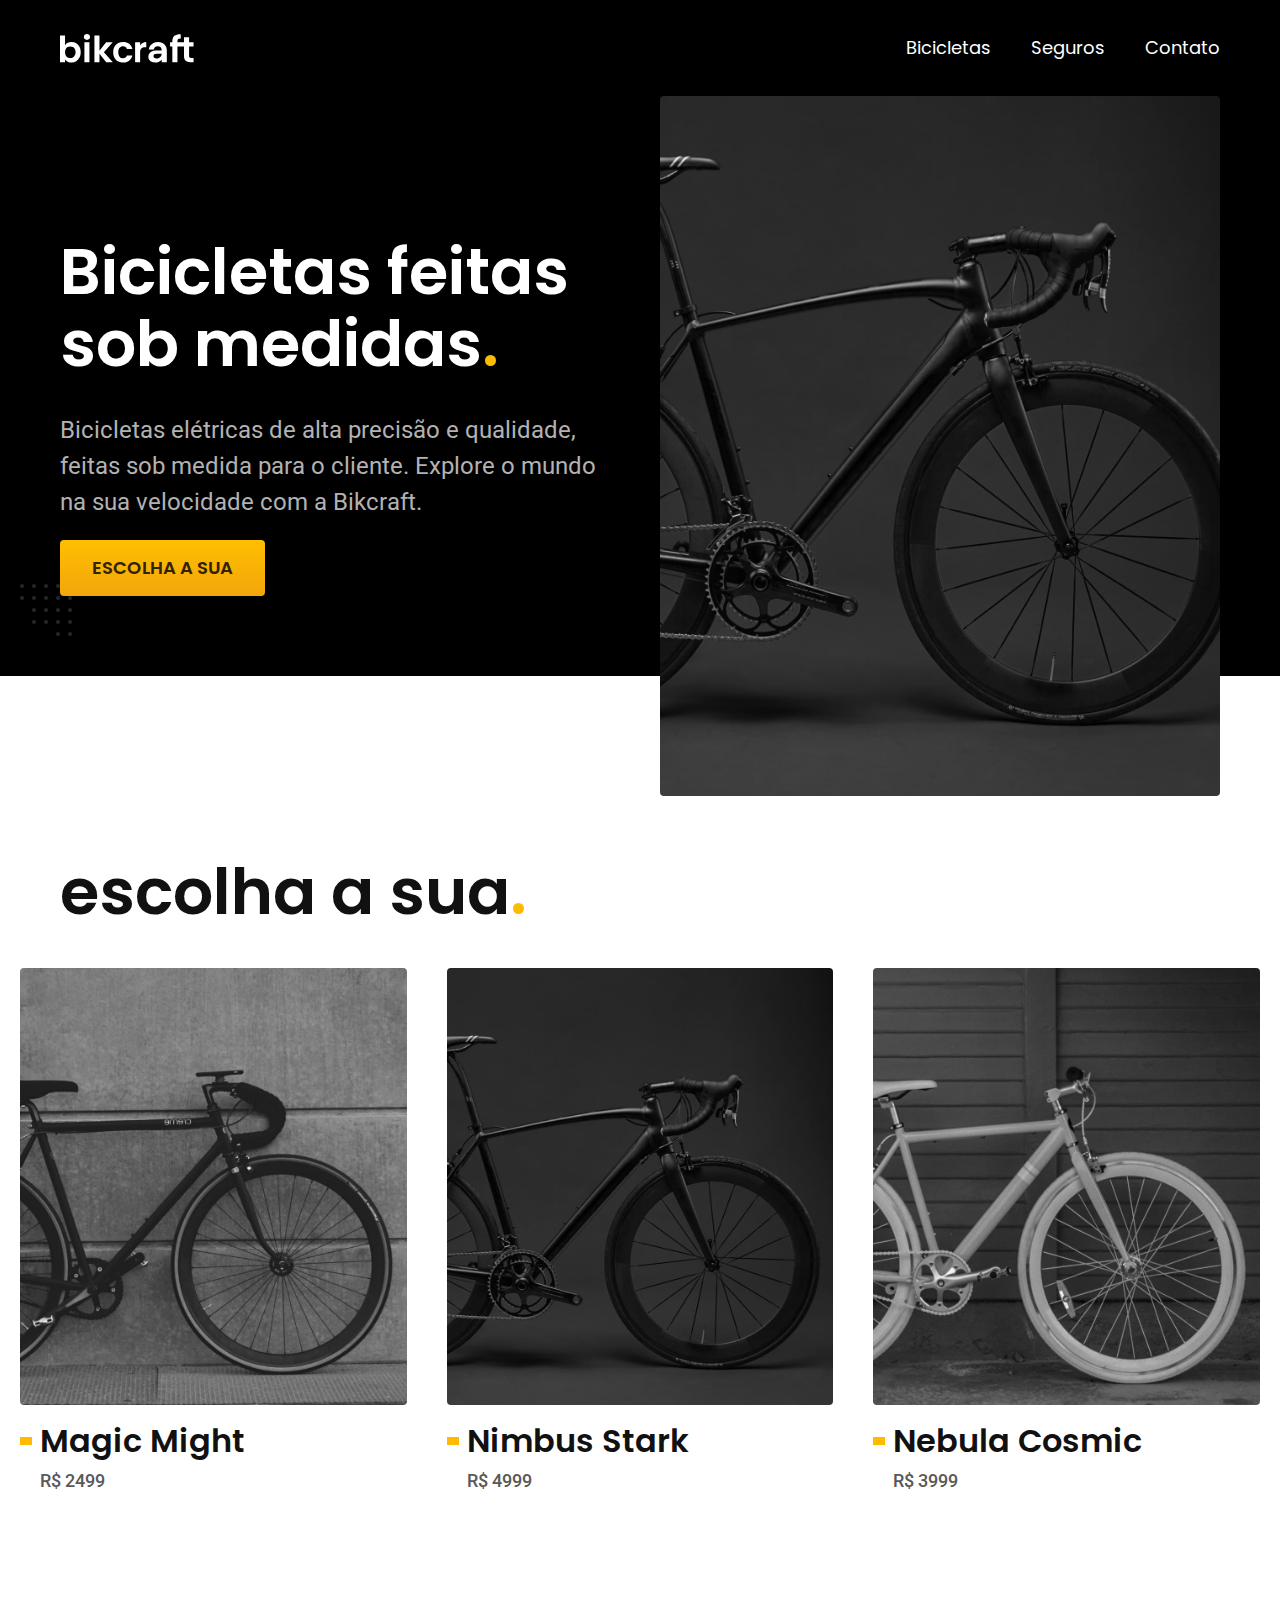
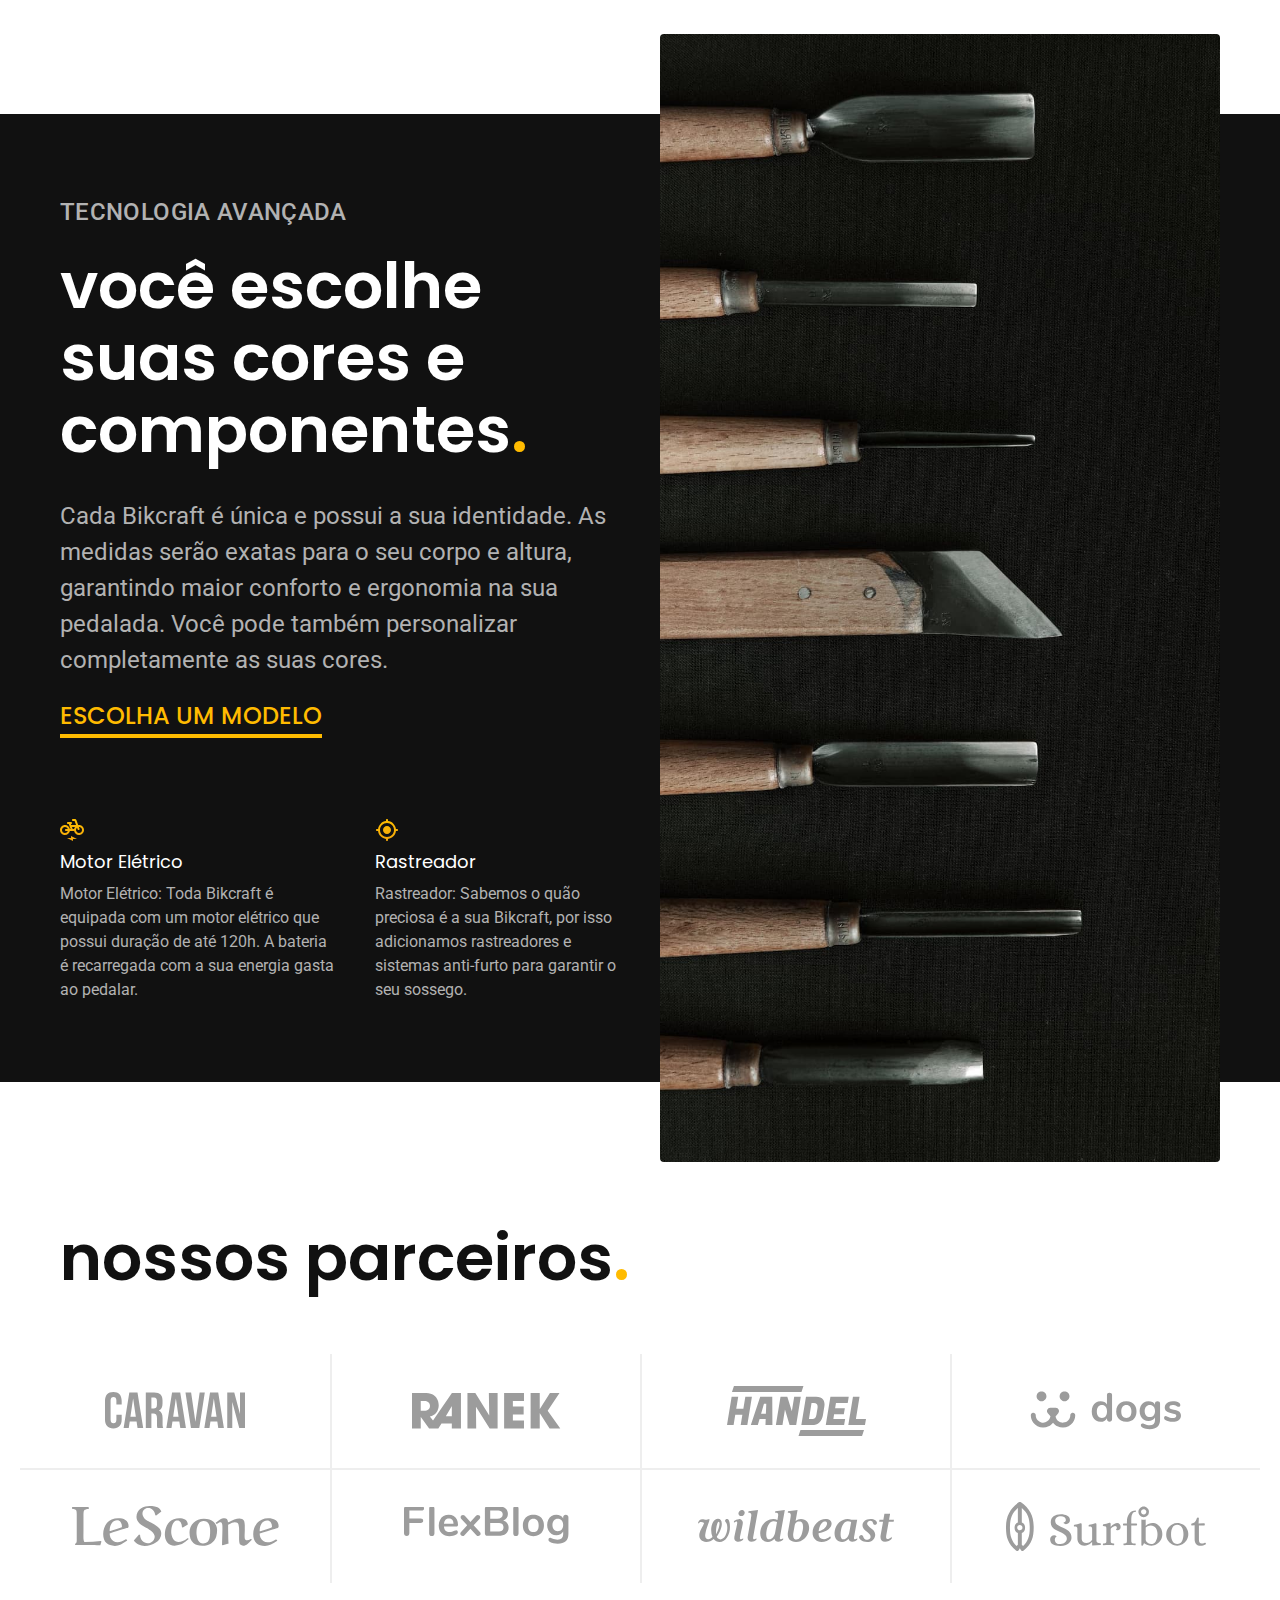
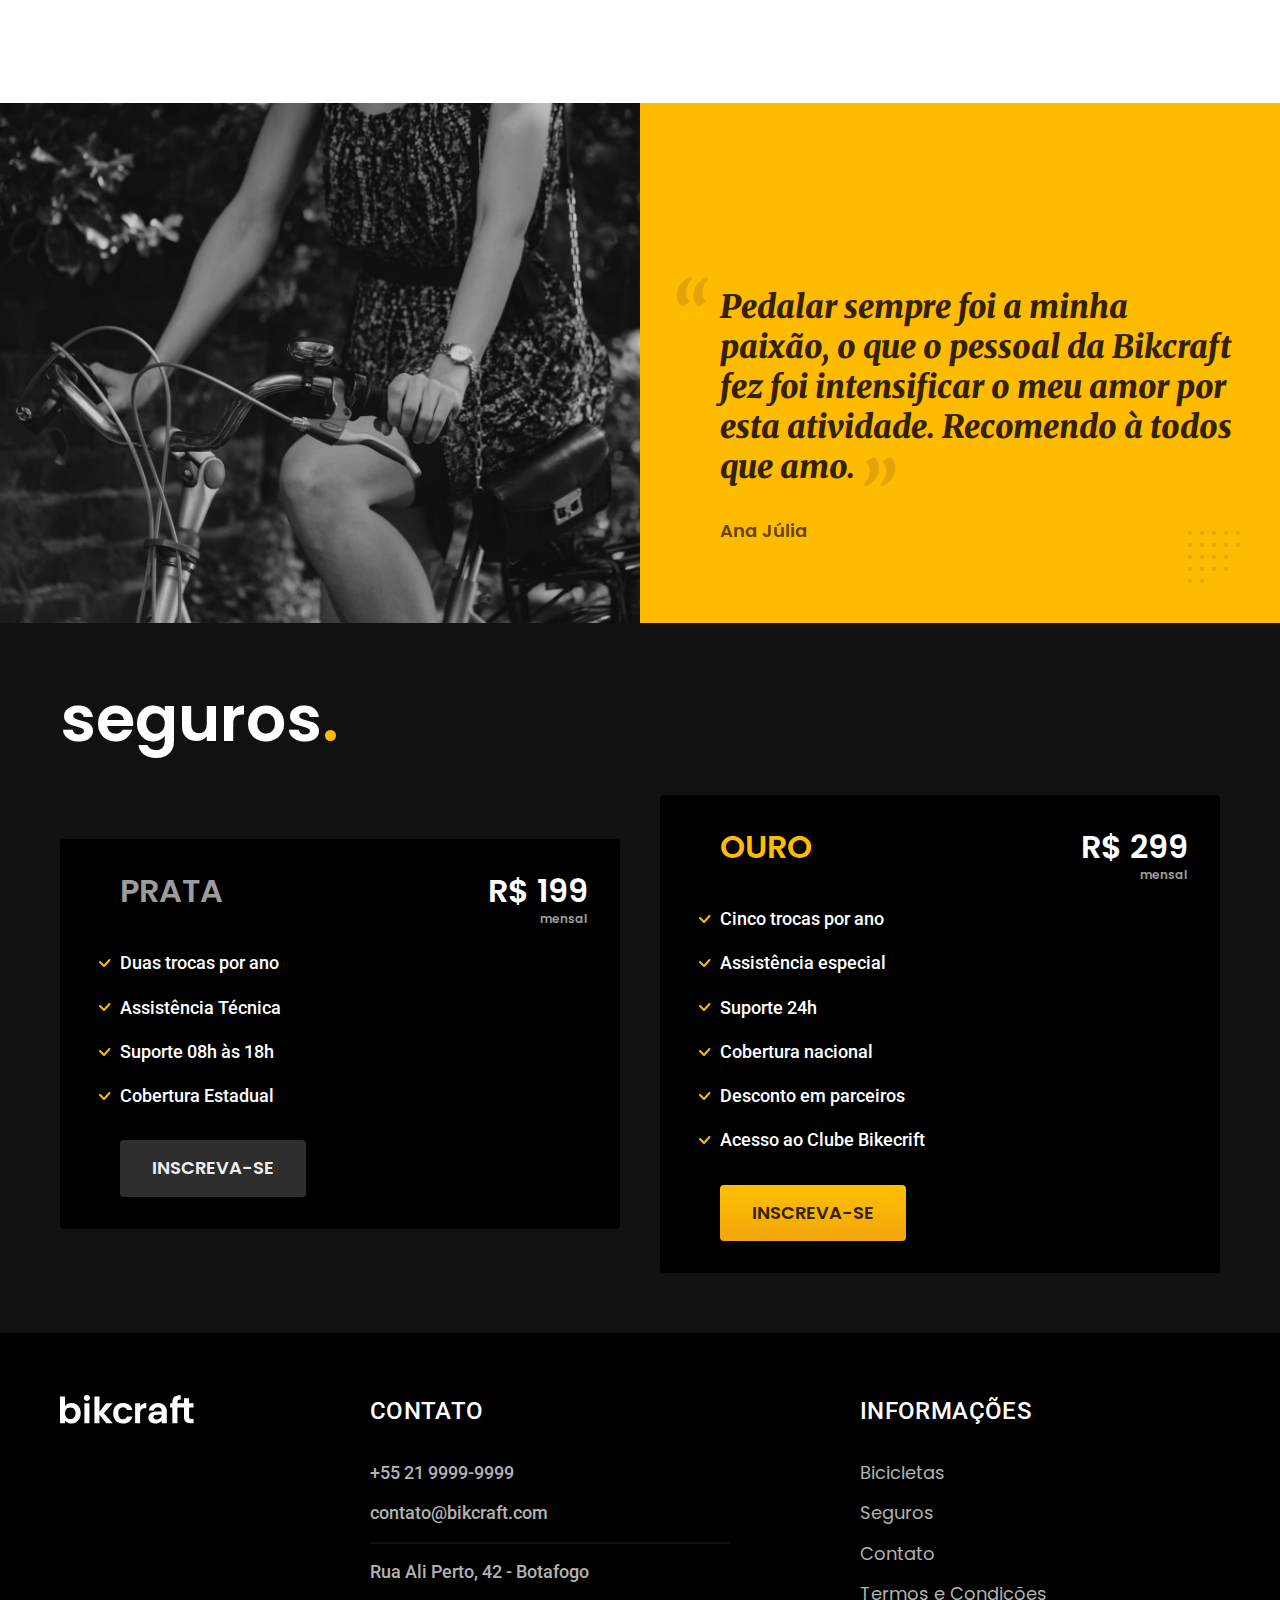
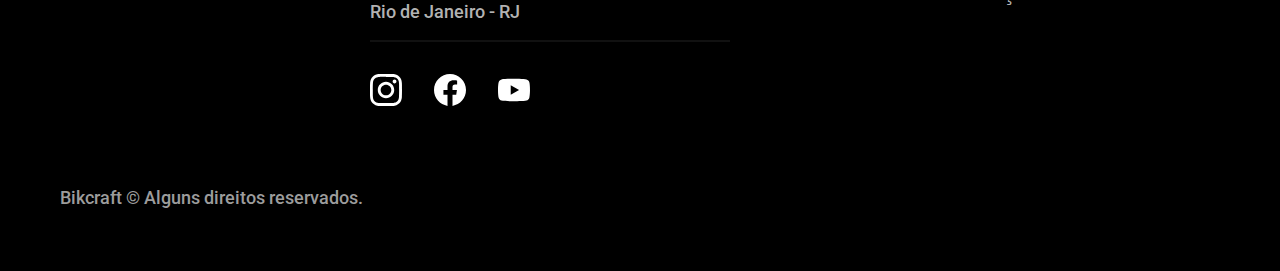
<file: index.html>
<!DOCTYPE html>
<html lang="pt-br">

<head>
    <meta charset="UTF-8">
    <meta http-equiv="X-UA-Compatible" content="IE=edge">
    <meta name="viewport" content="width=device-width, initial-scale=1.0">
    <meta name="description" content="Bicicletas elétricas de alta precisão e qualidade,  feitas sob medida para o cliente. Explore o mundo na sua velocidade com a Bikcraft.">
    <title>Bikcraft - Bicicletas Elétricas</title>


    <link rel="icon" href="./favicon.svg" width="32" height="32" type="image/svg+xml">
    <link rel="preload" href="../css/style.min.css" as="style">
    <link rel="stylesheet" href="../css/style.min.css">

    <link rel="preconnect" href="https://fonts.googleapis.com">
    <link rel="preconnect" href="https://fonts.gstatic.com" crossorigin>
    <link href="https://fonts.googleapis.com/css2?family=Merriweather:ital,wght@1,900&family=Poppins:wght@400;600&family=Roboto:wght@400;500&display=swap" rel="stylesheet">


    <script>document.documentElement.classList.add('js')</script>
</head>

<body>
    <header class="header-bg">
        <div class="header container">
            <a href="./"><img src="./img/bikcraft.svg" width="136" height="32" alt="Bikcraft"></a>
            <nav aria-label="primaria">
                <ul class="header-menu font-1-m cor-0">
                    <li><a href="./bicicletas.html">Bicicletas</a></li>
                    <li><a href="./seguros.html">Seguros</a></li>
                    <li><a href="./contato.html">Contato</a></li>
                </ul>
            </nav>
        </div>
    </header>

    <main class="introducao-bg">
        <div class="introducao container">
            <div class="introducao-conteudo">
                <h1 class="font-1-xxl cor-0 fadeInDown" data-anime="200">Bicicletas feitas sob medidas<span class="cor-p1">.</span></h1>
                <p class="font-2-l cor-5 fadeInDown" data-anime="400">Bicicletas elétricas de alta precisão e qualidade, feitas sob medida para o cliente. Explore o mundo na sua velocidade com a Bikcraft.</p>
                <a class="botao" data-anime="600" href="./bicicletas.html">Escolha a sua</a>
            </div>

            <picture class="fadeInDown" data-anime="800">
                <source media="(max-width: 800px)" srcset="./img/bicicletas/nimbus.jpg">
                <img src="./img/fotos/introducao.jpg" width="1280" height="1600" alt="Bicicleta Elétrica Preta.">
            </picture>
        </div>

    </main>

    <article class="bicicletas-lista">
        <h2 class="container font-1-xxl">escolha a sua<span class="cor-p1">.</span></h2>

        <ul>
            <li>
                <a href="./bicicletas/magic.html">
                    <img src="./img/bicicletas/magic-home.jpg" width="920" height="1040" alt="Bicicleta preta">
                    <h3 class="font-1-xl">Magic Might</h3>
                    <span class="font-2-m cor-8">R$ 2499</span>
                </a>
            </li>
            <li>
                <a href="./bicicletas/nimbus.html">
                    <img src="./img/bicicletas/nimbus-home.jpg" width="920" height="1040" alt="Bicicleta preta">
                    <h3 class="font-1-xl">Nimbus Stark</h3>
                    <span class="font-2-m cor-8">R$ 4999</span>
                </a>
            </li>
            <li>
                <a href="./bicicletas/nebula.html">
                    <img src="./img/bicicletas/nebula-home.jpg" width="920" height="1040" alt="Bicicleta preta">
                    <h3 class="font-1-xl">Nebula Cosmic</h3>
                    <span class="font-2-m cor-8">R$ 3999</span>
                </a>
            </li>
        </ul>
    </article>

    <article class="tecnologia-bg">
        <div class="tecnologia container">
            <div class="tecnologia-conteudo">
                <span class="font-2-l-b cor-5">Tecnologia Avançada</span>
                <h2 class="font-1-xxl cor-0">você escolhe suas cores e componentes<span class="cor-p1">.</span></h2>
                <p class="font-2-l cor-5">Cada Bikcraft é única e possui a sua identidade. As medidas serão exatas para o seu corpo e altura, garantindo maior conforto e ergonomia na sua pedalada. Você pode também personalizar completamente as suas cores.</p>
                <a class="link" href="./bicicletas.html">Escolha um modelo</a>
                <div class="tecnologia-vantagens">
                    <div>
                        <img src="./img/icones/eletrica.svg" width="24" height="24" alt="">
                        <h3 class="font-1-m cor-0">Motor Elétrico</h3>
                        <p class="font-2-s cor-5">Motor Elétrico: Toda Bikcraft é equipada com um motor elétrico que possui duração de até 120h. A bateria é recarregada com a sua energia gasta ao pedalar.</p>
                    </div>
                    <div>
                        <img src="./img/icones/rastreador.svg" width="24" height="24" alt="">
                        <h3 class="font-1-m cor-0">Rastreador</h3>
                        <p class="font-2-s cor-5">Rastreador: Sabemos o quão preciosa é a sua Bikcraft, por isso adicionamos rastreadores e sistemas anti-furto para garantir o seu sossego.</p>
                    </div>
                </div>
            </div>
            <div class="tecnologia-imagem"><img src="./img/fotos/tecnologia.jpg" width="1200" height="1920" alt=""></div>

        </div>
    </article>

    <section class="parceiros" aria-label="Nossos Parceiros">
        <h2 class="container font-1-xxl">nossos parceiros<span class="cor-p1">.</span></h2>

        <ul>
            <li><img src="./img/parceiros/caravan.svg" width="140" height="38" alt="caravan"></li>
            <li><img src="./img/parceiros/ranek.svg" width="149" height="36" alt="ranek"></li>
            <li><img src="./img/parceiros/handel.svg" width="139" height="50" alt="handel"></li>
            <li><img src="./img/parceiros/dogs.svg" width="152" height="39" alt="dogs"></li>
            <li><img src="./img/parceiros/lescone.svg" width="208" height="41" alt="lescone"></li>
            <li><img src="./img/parceiros/flexblog.svg" width="165" height="38" alt="flexblog"></li>
            <li><img src="./img/parceiros/wildbeast.svg" width="196" height="34" alt="wildbeast"></li>
            <li><img src="./img/parceiros/surfbot.svg" width="200" height="49" alt="surfbot"></li>
        </ul>
    </section>

    <section class="depoimento" aria-label="Depoimento">
        <div>
            <img src="./img/fotos/depoimento.jpg" width="1360" height="1186" alt="Pessoa pedalendo uma bicicleta bikcraft">
        </div>
        <div class="depoimento-conteudo">
            <blockquote class="font-1-xl cor-p5">
                <p>Pedalar sempre foi a minha paixão, o que o pessoal da Bikcraft fez foi intensificar o meu amor por esta atividade. Recomendo à todos que amo.</p>
            </blockquote>
            <span class="font-1-m-b cor-p4">Ana Júlia</span>
        </div>
    </section>

    <article class="seguros-bg">
        <div class="seguros container">
            <h2 class="font-1-xxl cor-0">seguros<span class="cor-p1">.</span></h2>

            <div class="seguros-item">
                <h3 class="font-1-xl cor-6">PRATA</h3>
                <span class="font-1-xl cor-0">R$ 199 <span class="font-1-xs cor-6">mensal</span></span>
                <ul class="font-2-m cor-0">
                    <li>Duas trocas por ano</li>
                    <li>Assistência Técnica</li>
                    <li>Suporte 08h às 18h</li>
                    <li>Cobertura Estadual</li>
                </ul>
                <a class="botao secundario" href="./orcamento.html">Inscreva-se</a>
            </div>

            <div class="seguros-item">
                <h3 class="font-1-xl cor-p1">OURO</h3>
                <span class="font-1-xl cor-0">R$ 299
                    <span class="font-1-xs cor-6">mensal</span>
                </span>
                <ul class="font-2-m cor-0">
                    <li>Cinco trocas por ano</li>
                    <li>Assistência especial</li>
                    <li>Suporte 24h</li>
                    <li>Cobertura nacional</li>
                    <li>Desconto em parceiros</li>
                    <li>Acesso ao Clube Bikecrift</li>
                </ul>
                <a class="botao" href="./orcamento.html">Inscreva-se</a>
            </div>
        </div>
    </article>

    <footer class="footer-bg">
        <div class="footer container">
            <a href="./index.html"><img src="./img/bikcraft.svg" width="136" height="32" alt="Bikcraft"></a>
            <div class="footer-contato">
                <h3 class="font-2-l-b cor-0">Contato</h3>
                <ul class="font-2-m cor-5">
                    <li><a href="tel:+552199999999">+55 21 9999-9999</a></li>
                    <li><a href="milto:contato@bikcraft.com">contato@bikcraft.com</a></li>
                    <li>Rua Ali Perto, 42 - Botafogo</li>
                    <li>Rio de Janeiro - RJ</li>
                </ul>
                <div class="footer-redes">
                    <a href="https://www.instagram.com/">
                        <img src="./img/redes/instagram.svg" width="32" height="32" alt="">
                    </a>
                    <a href="https://www.facebook.com/">
                        <img src="./img/redes/facebook.svg" width="32" height="32" alt="">
                    </a>
                    <a href="https://www.youtube.com/">
                        <img src="./img/redes/youtube.svg" width="32" height="32" alt="">
                    </a>
                </div>
            </div>
            <div class="footer-informacoes">
                <h3 class="font-2-l-b cor-0">Informações</h3>
                <nav>
                    <ul class="font-1-m cor-5">
                        <li><a href="./bicicletas.html">Bicicletas</a></li>
                        <li><a href="./seguros.html">Seguros</a></li>
                        <li><a href="./contato.html">Contato</a></li>
                        <li><a href="./termos.html">Termos e Condições</a></li>
                    </ul>
                </nav>
            </div>
            <p class="footer-copy font-2-m cor-6">Bikcraft © Alguns direitos reservados.</p>
        </div>
    </footer>

    <script src="./js/plugins/simple-anime.js"></script>
    <script src="./js/script.js"></script>
</body>

</html>
</file>
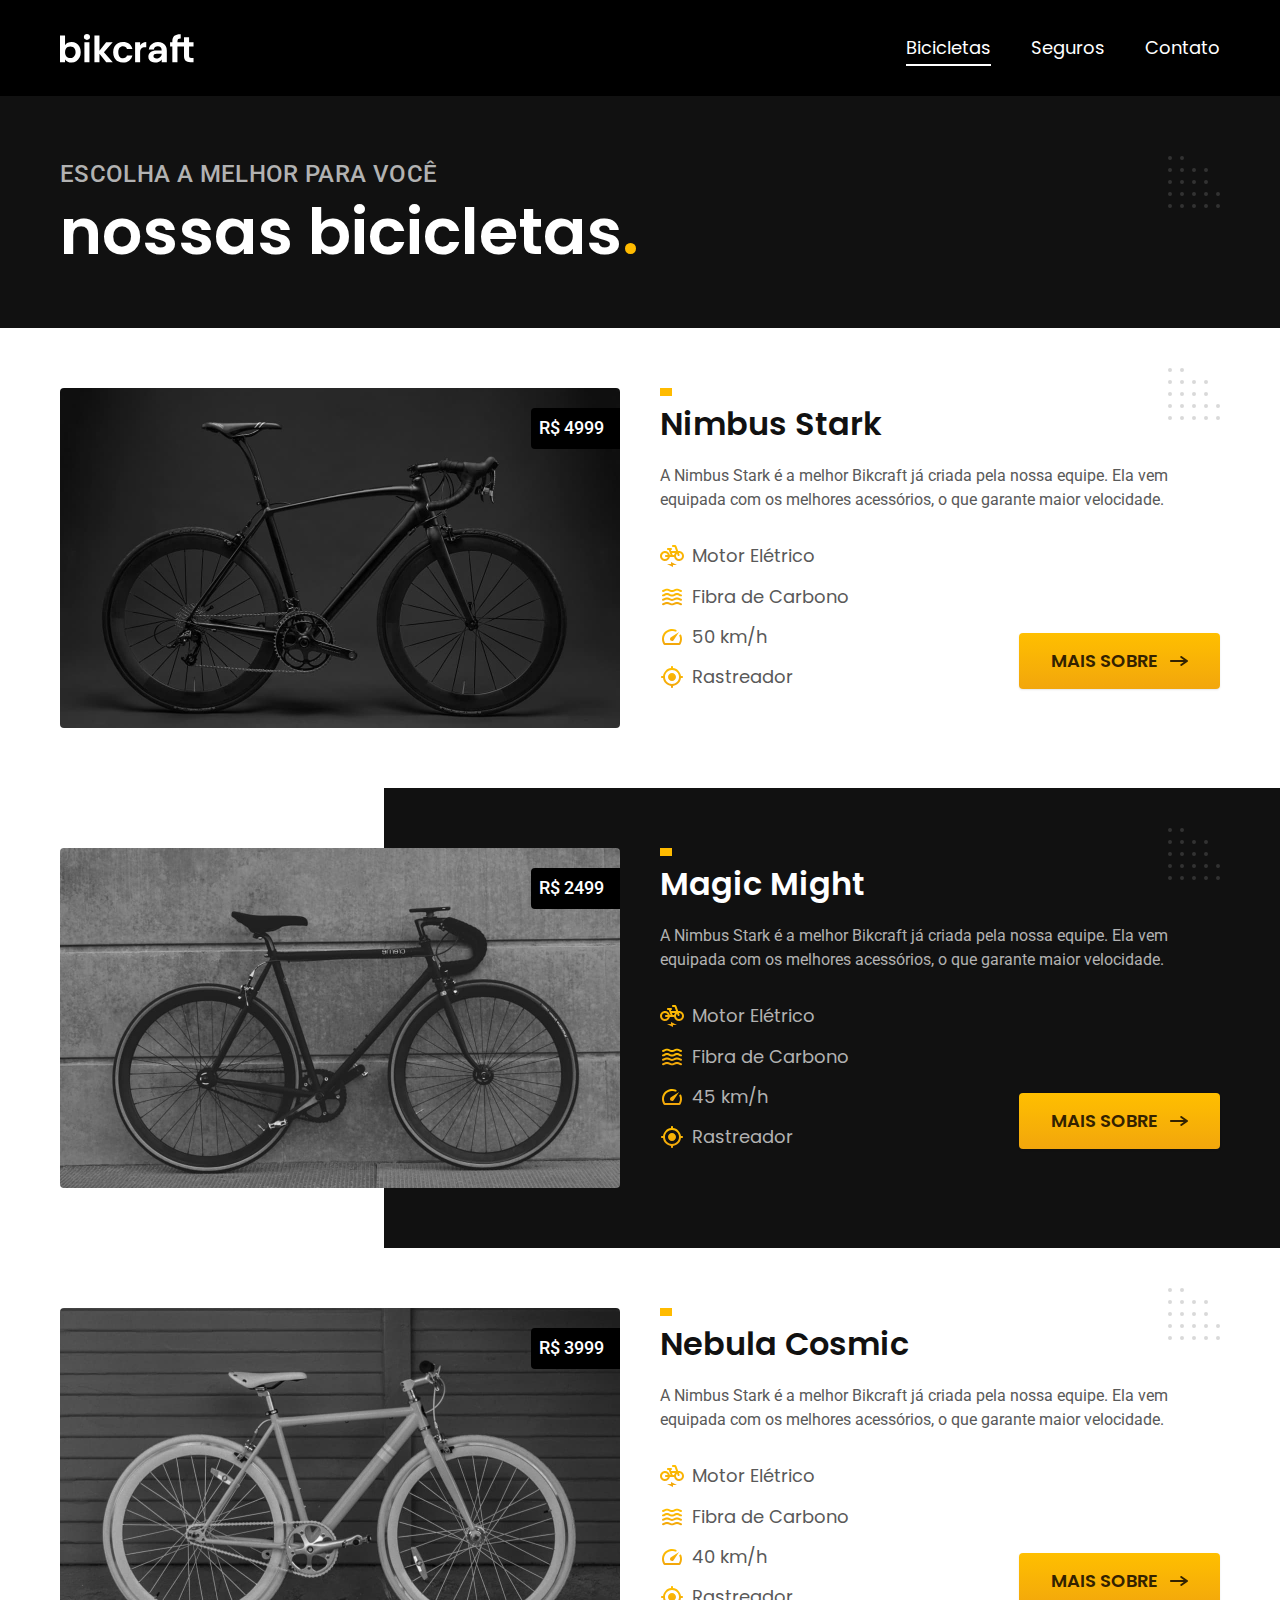
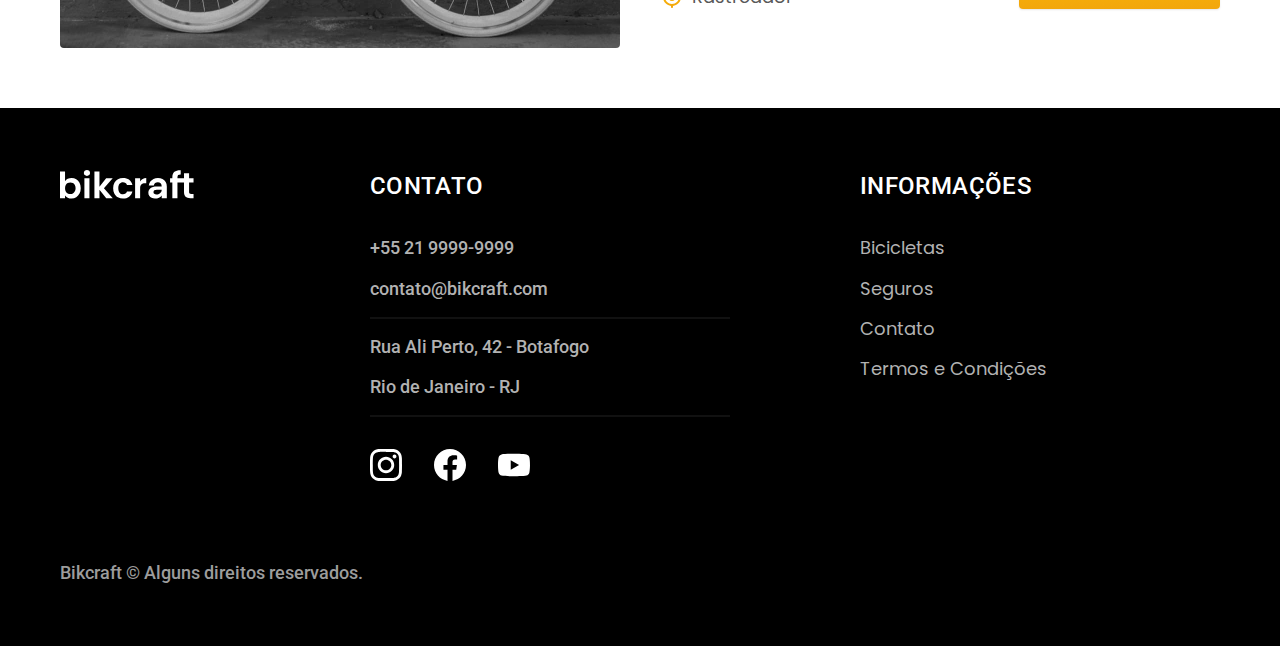
<file: bicicletas.html>
<!DOCTYPE html>
<html lang="pt-br">

<head>
    <meta charset="UTF-8">
    <meta http-equiv="X-UA-Compatible" content="IE=edge">
    <meta name="viewport" content="width=device-width, initial-scale=1.0">
    <meta name="description" content="Bicicletas.">
    <title>Bicicletas | Bikcraft</title>
    <link rel="icon" href="./favicon.svg" width="32" height="32" type="image/svg+xml">
    <link rel="preload" href="../css/style.min.css" as="style">
    <link rel="stylesheet" href="../css/style.min.css">

    <link rel="preconnect" href="https://fonts.googleapis.com">
    <link rel="preconnect" href="https://fonts.gstatic.com" crossorigin>
    <link href="https://fonts.googleapis.com/css2?family=Merriweather:ital,wght@1,900&family=Poppins:wght@400;600&family=Roboto:wght@400;500&display=swap" rel="stylesheet">


    <script>document.documentElement.classList.add('js')</script>
</head>

<body id="bicicletas">
    <header class="header-bg">
        <div class="header container">
            <a href="./index.html"><img src="./img/bikcraft.svg" width="136" height="32" alt="Bikcraft"></a>
            <nav aria-label="primaria">
                <ul class="header-menu font-1-m cor-0">
                    <li><a href="./bicicletas.html">Bicicletas</a></li>
                    <li><a href="./seguros.html">Seguros</a></li>
                    <li><a href="./contato.html">Contato</a></li>
                </ul>
            </nav>
        </div>
    </header>

    <main>
        <div class="titulo-bg">
            <div class="titulo container">
                <p class="font-2-l-b cor-5">Escolha a melhor para você</p>
                <h1 class="font-1-xxl cor-0">nossas bicicletas<span class="cor-p1">.</span></h1>
            </div>
        </div>

        <div class="bicicletas container">
            <div class="bicicletas-imagem">
                <img src="./img/bicicletas/nimbus.jpg" width="1120" height="680" alt="Bicicleta preta">
                <span class="font-2-m cor-0">R$ 4999</span>
            </div>
            <div class="bicicletas-conteudo">
                <h2 class="font-1-xl">Nimbus Stark</h2>
                <p class="font-2-s cor-8">A Nimbus Stark é a melhor Bikcraft já criada pela nossa equipe. Ela vem equipada com os melhores acessórios, o que garante maior velocidade.</p>
                <ul class="font-1-m cor-8">
                    <li><img src="./img/icones/eletrica.svg" alt="">
                        Motor Elétrico
                    </li>
                    <li><img src="./img/icones/carbono.svg" alt="">
                        Fibra de Carbono
                    </li>
                    <li><img src="./img/icones/velocidade.svg" alt="">
                        50 km/h
                    </li>
                    <li><img src="./img/icones/rastreador.svg" alt="">
                        Rastreador
                    </li>
                </ul>
                <a class="botao seta" href="./bicicletas/nimbus.html">Mais Sobre</a>
            </div>
        </div>


        <div class="bicicletas-bg">
            <div class="bicicletas container">
                <div class="bicicletas-imagem">
                    <img src="./img/bicicletas/magic.jpg" alt="Bicicleta preta">
                    <span class="font-2-m cor-0">R$ 2499</span>
                </div>
                <div class="bicicletas-conteudo">
                    <h2 class="font-1-xl cor-0">Magic Might</h2>
                    <p class="font-2-s cor-5">A Nimbus Stark é a melhor Bikcraft já criada pela nossa equipe. Ela vem equipada com os melhores acessórios, o que garante maior velocidade.</p>
                    <ul class="font-1-m cor-5">
                        <li><img src="./img/icones/eletrica.svg" alt="">
                            Motor Elétrico
                        </li>
                        <li><img src="./img/icones/carbono.svg" alt="">
                            Fibra de Carbono
                        </li>
                        <li><img src="./img/icones/velocidade.svg" alt="">
                            45 km/h
                        </li>
                        <li><img src="./img/icones/rastreador.svg" alt="">
                            Rastreador
                        </li>
                    </ul>
                    <a class="botao seta" href="./bicicletas/magic.html">Mais Sobre</a>
                </div>
            </div>
        </div>

        <div class="bicicletas container">
            <div class="bicicletas-imagem">
                <img src="./img/bicicletas/nebula.jpg" alt="Bicicleta preta">
                <span class="font-2-m cor-0">R$ 3999</span>
            </div>
            <div class="bicicletas-conteudo">
                <h2 class="font-1-xl">Nebula Cosmic</h2>
                <p class="font-2-s cor-8">A Nimbus Stark é a melhor Bikcraft já criada pela nossa equipe. Ela vem equipada com os melhores acessórios, o que garante maior velocidade.</p>
                <ul class="font-1-m cor-8">
                    <li><img src="./img/icones/eletrica.svg" alt="">
                        Motor Elétrico
                    </li>
                    <li><img src="./img/icones/carbono.svg" alt="">
                        Fibra de Carbono
                    </li>
                    <li><img src="./img/icones/velocidade.svg" alt="">
                        40 km/h
                    </li>
                    <li><img src="./img/icones/rastreador.svg" alt="">
                        Rastreador
                    </li>
                </ul>
                <a class="botao seta" href="./bicicletas/nebula.html">Mais Sobre</a>
            </div>
        </div>

    </main>

    <footer class="footer-bg">
        <div class="footer container">
            <a href="./index.html"><img src="./img/bikcraft.svg" alt="Bikcraft"></a>
            <div class="footer-contato">
                <h3 class="font-2-l-b cor-0">Contato</h3>
                <ul class="font-2-m cor-5">
                    <li><a href="tel:+552199999999">+55 21 9999-9999</a></li>
                    <li><a href="milto:contato@bikcraft.com">contato@bikcraft.com</a></li>
                    <li>Rua Ali Perto, 42 - Botafogo</li>
                    <li>Rio de Janeiro - RJ</li>
                </ul>
                <div class="footer-redes">
                    <a href="https://www.instagram.com/">
                        <img src="./img/redes/instagram.svg" alt="">
                    </a>
                    <a href="https://www.facebook.com/">
                        <img src="./img/redes/facebook.svg" alt="">
                    </a>
                    <a href="https://www.youtube.com/">
                        <img src="./img/redes/youtube.svg" alt="">
                    </a>
                </div>
            </div>
            <div class="footer-informacoes">
                <h3 class="font-2-l-b cor-0">Informações</h3>
                <nav>
                    <ul class="font-1-m cor-5">
                        <li><a href="./bicicletas.html">Bicicletas</a></li>
                        <li><a href="./seguros.html">Seguros</a></li>
                        <li><a href="./contato.html">Contato</a></li>
                        <li><a href="./termos.html">Termos e Condições</a></li>
                    </ul>
                </nav>
            </div>
            <p class="footer-copy font-2-m cor-6">Bikcraft © Alguns direitos reservados.</p>
        </div>
    </footer>
    <script src="./js/script.js"></script>
</body>

</html>
</file>
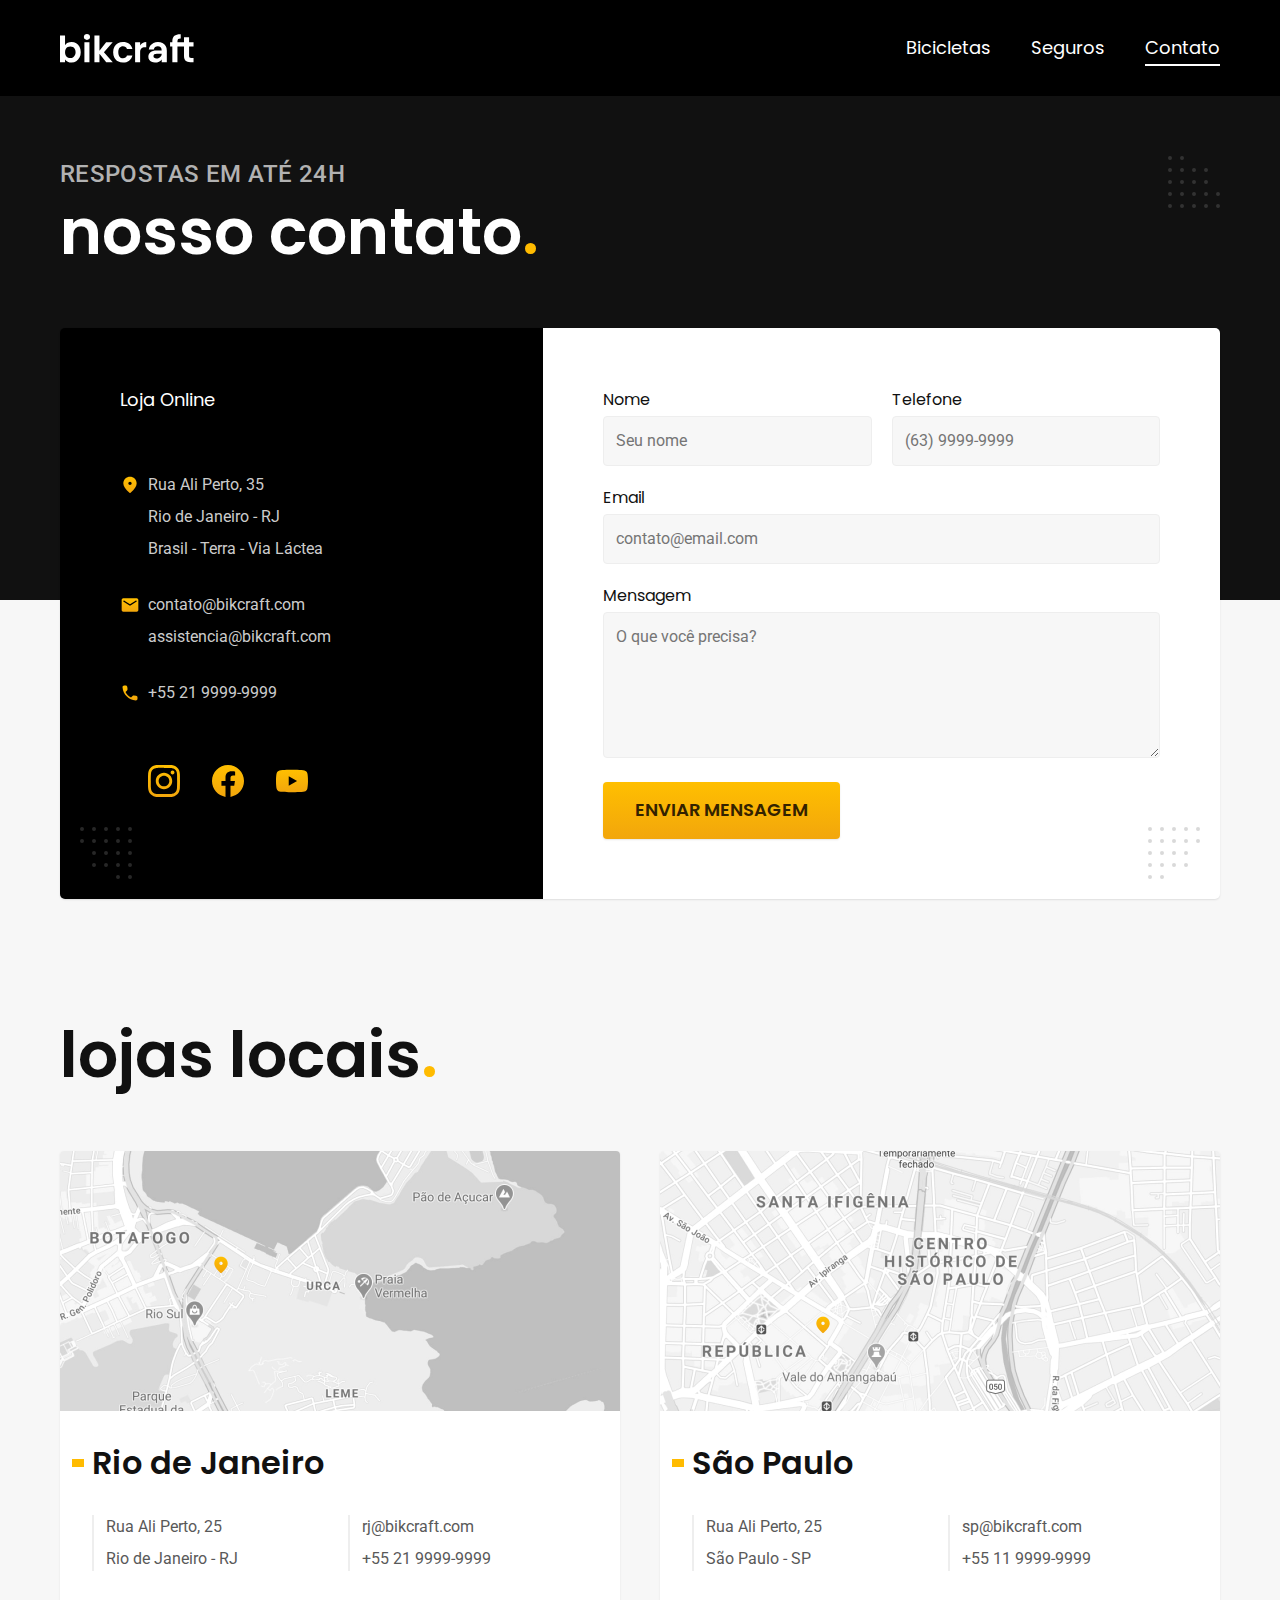
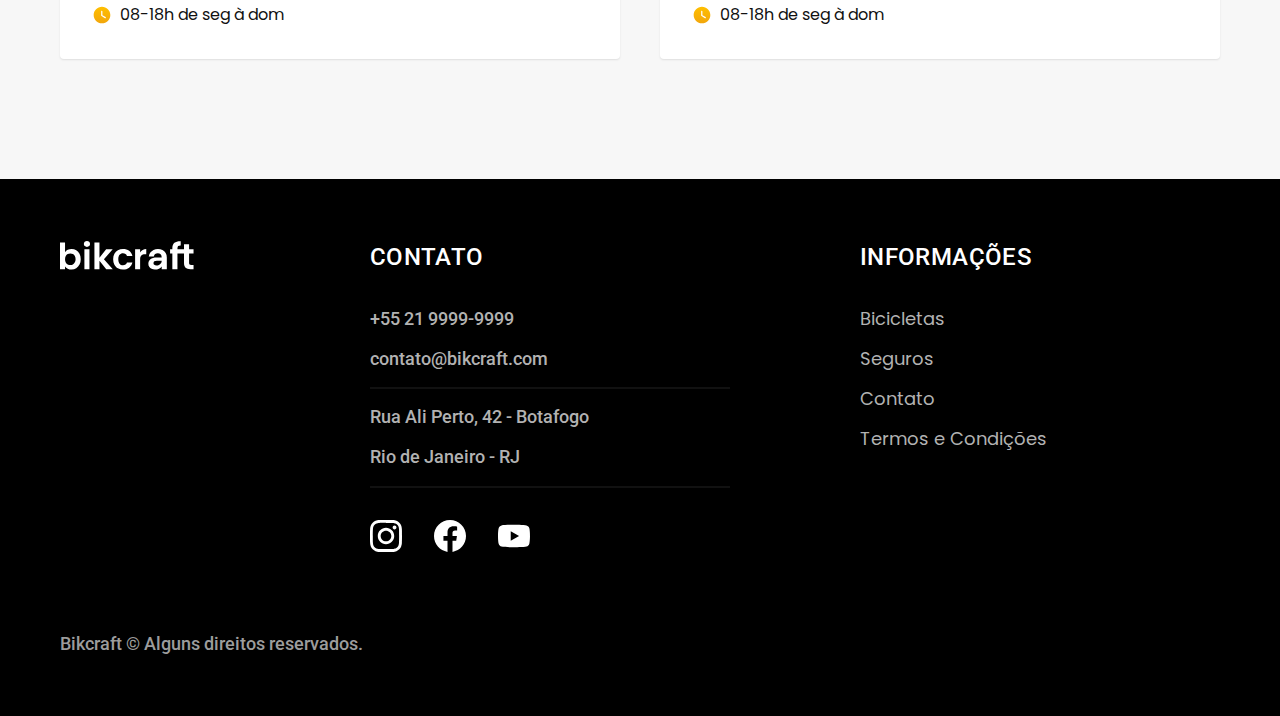
<file: contato.html>
<!DOCTYPE html>
<html lang="pt-br">

<head>
    <meta charset="UTF-8">
    <meta http-equiv="X-UA-Compatible" content="IE=edge">
    <meta name="viewport" content="width=device-width, initial-scale=1.0">
    <meta name="description" content="Contato.">
    <title>Contato | Bikcraft</title>
    <link rel="icon" href="./favicon.svg" width="32" height="32" type="image/svg+xml">
    <link rel="preload" href="../css/style.min.css" as="style">
    <link rel="stylesheet" href="../css/style.min.css">

    <link rel="preconnect" href="https://fonts.googleapis.com">
    <link rel="preconnect" href="https://fonts.gstatic.com" crossorigin>
    <link href="https://fonts.googleapis.com/css2?family=Merriweather:ital,wght@1,900&family=Poppins:wght@400;600&family=Roboto:wght@400;500&display=swap" rel="stylesheet">


    <script>document.documentElement.classList.add('js')</script>
</head>

<body id="contato">
    <header class="header-bg">
        <div class="header container">
            <a href="./index.html"><img src="./img/bikcraft.svg" alt="Bikcraft"></a>
            <nav aria-label="primaria">
                <ul class="header-menu font-1-m cor-0">
                    <li><a href="./bicicletas.html">Bicicletas</a></li>
                    <li><a href="./seguros.html">Seguros</a></li>
                    <li><a href="./contato.html">Contato</a></li>
                </ul>
            </nav>
        </div>
    </header>

    <main>
        <div class="titulo-bg">
            <div class="titulo container">
                <p class="font-2-l-b cor-5">Respostas em até 24h</p>
                <h1 class="font-1-xxl cor-0">nosso contato<span class="cor-p1">.</span></h1>
            </div>
        </div>

        <div class="contato container">
            <section class="contato-dados" aria-label="Endereço">
                <h2 class="font-1-m cor-0">Loja Online</h2>
                <div class="contato-endereco font-2-s cor-4">
                    <p>Rua Ali Perto, 35</p>
                    <p>Rio de Janeiro - RJ</p>
                    <p>Brasil - Terra - Via Láctea</p>
                </div>
                <address class="contato-meios font-2-s cor-4">
                    <a href="mailto:contato@bikcraft.com">contato@bikcraft.com</a>
                    <a href="mailto:assistencia@bikcraft.com">assistencia@bikcraft.com</a>
                    <a href="tel:+552199999999">+55 21 9999-9999</a>
                </address>
                <div class="contato-redes">
                    <a href="https://www.instagram.com/">
                        <img src="./img/redes/instagram-p.svg" alt="">
                    </a>
                    <a href="https://www.facebook.com/">
                        <img src="./img/redes/facebook-p.svg" alt="">
                    </a>
                    <a href="https://www.youtube.com/">
                        <img src="./img/redes/youtube-p.svg" alt="">
                    </a>
                </div>
            </section>

            <section class="contato-formulario" aria-label="Formulario">
                <form class="form" action="./contato.html">
                    <div>
                        <label for="nome">Nome</label>
                        <input type="text" id="nome" name="nome" placeholder="Seu nome">
                    </div>
                    <div>
                        <label for="telefone">Telefone</label>
                        <input type="text" id="telefone" name="telefone" placeholder="(63) 9999-9999">
                    </div>
                    <div class="col-2">
                        <label for="email">Email</label>
                        <input type="email" id="email" name="email" placeholder="contato@email.com">
                    </div>
                    <div class="col-2">
                        <label for="mensagem">Mensagem</label>
                        <textarea rows="5" id="mensagem" name="mensagem" placeholder="O que você precisa?"></textarea>
                    </div>
                    <button class="botao col-2">Enviar Mensagem</button>
                </form>
            </section>
        </div>
    </main>

    <article class="lojas container">
        <h2 class="font-1-xxl">lojas locais<span class="cor-p1">.</span></h2>
        <div class="lojas-item">
            <img src="./img/lojas/rj.jpg" alt="mapa marcando o endereço em Rua Ali Perto, 25 - Rio de Janeiro - RJ">
            <div class="lojas-conteudo">
                <h3 class="font-1-xl">Rio de Janeiro</h3>

                <div class="lojas-dados font-2-s cor-8">
                    <p>Rua Ali Perto, 25</p>
                    <p>Rio de Janeiro - RJ</p>
                </div>
                <div class="lojas-dados font-2-s cor-8">
                    <a href="mailto:rj@bikcraft.com">rj@bikcraft.com</a>
                    <a href="tel:+552199999999">+55 21 9999-9999</a>
                </div>
                <p class="lojas-tempo font-1-s"><img src="./img/icones/horario.svg" alt="">08-18h de seg à dom</p>
            </div>
        </div>

        <div class="lojas-item">
            <img src="./img/lojas/sp.jpg" alt="mapa marcando o endereço em Rua Ali Perto, 25 - São Paulo - SP">
            <div class="lojas-conteudo">
                <h3 class="font-1-xl">São Paulo</h3>
                <div class="lojas-dados font-2-s cor-8">
                    <p>Rua Ali Perto, 25</p>
                    <p>São Paulo - SP</p>
                </div>
                <div class="lojas-dados font-2-s cor-8">
                    <a href="mailto:sp@bikcraft.com">sp@bikcraft.com</a>
                    <a href="tel:+552199999999">+55 11 9999-9999</a>
                </div>
                <p class="lojas-tempo font-1-s"><img src="./img/icones/horario.svg" alt="">08-18h de seg à dom</p>
            </div>
        </div>
    </article>

    <footer class="footer-bg">
        <div class="footer container">
            <a href="./index.html"><img src="./img/bikcraft.svg" alt="Bikcraft"></a>
            <div class="footer-contato">
                <h3 class="font-2-l-b cor-0">Contato</h3>
                <ul class="font-2-m cor-5">
                    <li><a href="tel:+552199999999">+55 21 9999-9999</a></li>
                    <li><a href="milto:contato@bikcraft.com">contato@bikcraft.com</a></li>
                    <li>Rua Ali Perto, 42 - Botafogo</li>
                    <li>Rio de Janeiro - RJ</li>
                </ul>
                <div class="footer-redes">
                    <a href="https://www.instagram.com/">
                        <img src="./img/redes/instagram.svg" alt="">
                    </a>
                    <a href="https://www.facebook.com/">
                        <img src="./img/redes/facebook.svg" alt="">
                    </a>
                    <a href="https://www.youtube.com/">
                        <img src="./img/redes/youtube.svg" alt="">
                    </a>
                </div>
            </div>
            <div class="footer-informacoes">
                <h3 class="font-2-l-b cor-0">Informações</h3>
                <nav>
                    <ul class="font-1-m cor-5">
                        <li><a href="./bicicletas.html">Bicicletas</a></li>
                        <li><a href="./seguros.html">Seguros</a></li>
                        <li><a href="./contato.html">Contato</a></li>
                        <li><a href="./termos.html">Termos e Condições</a></li>
                    </ul>
                </nav>
            </div>
            <p class="footer-copy font-2-m cor-6">Bikcraft © Alguns direitos reservados.</p>
        </div>
    </footer>
    <script src="./js/script.js"></script>
</body>

</html>
</file>
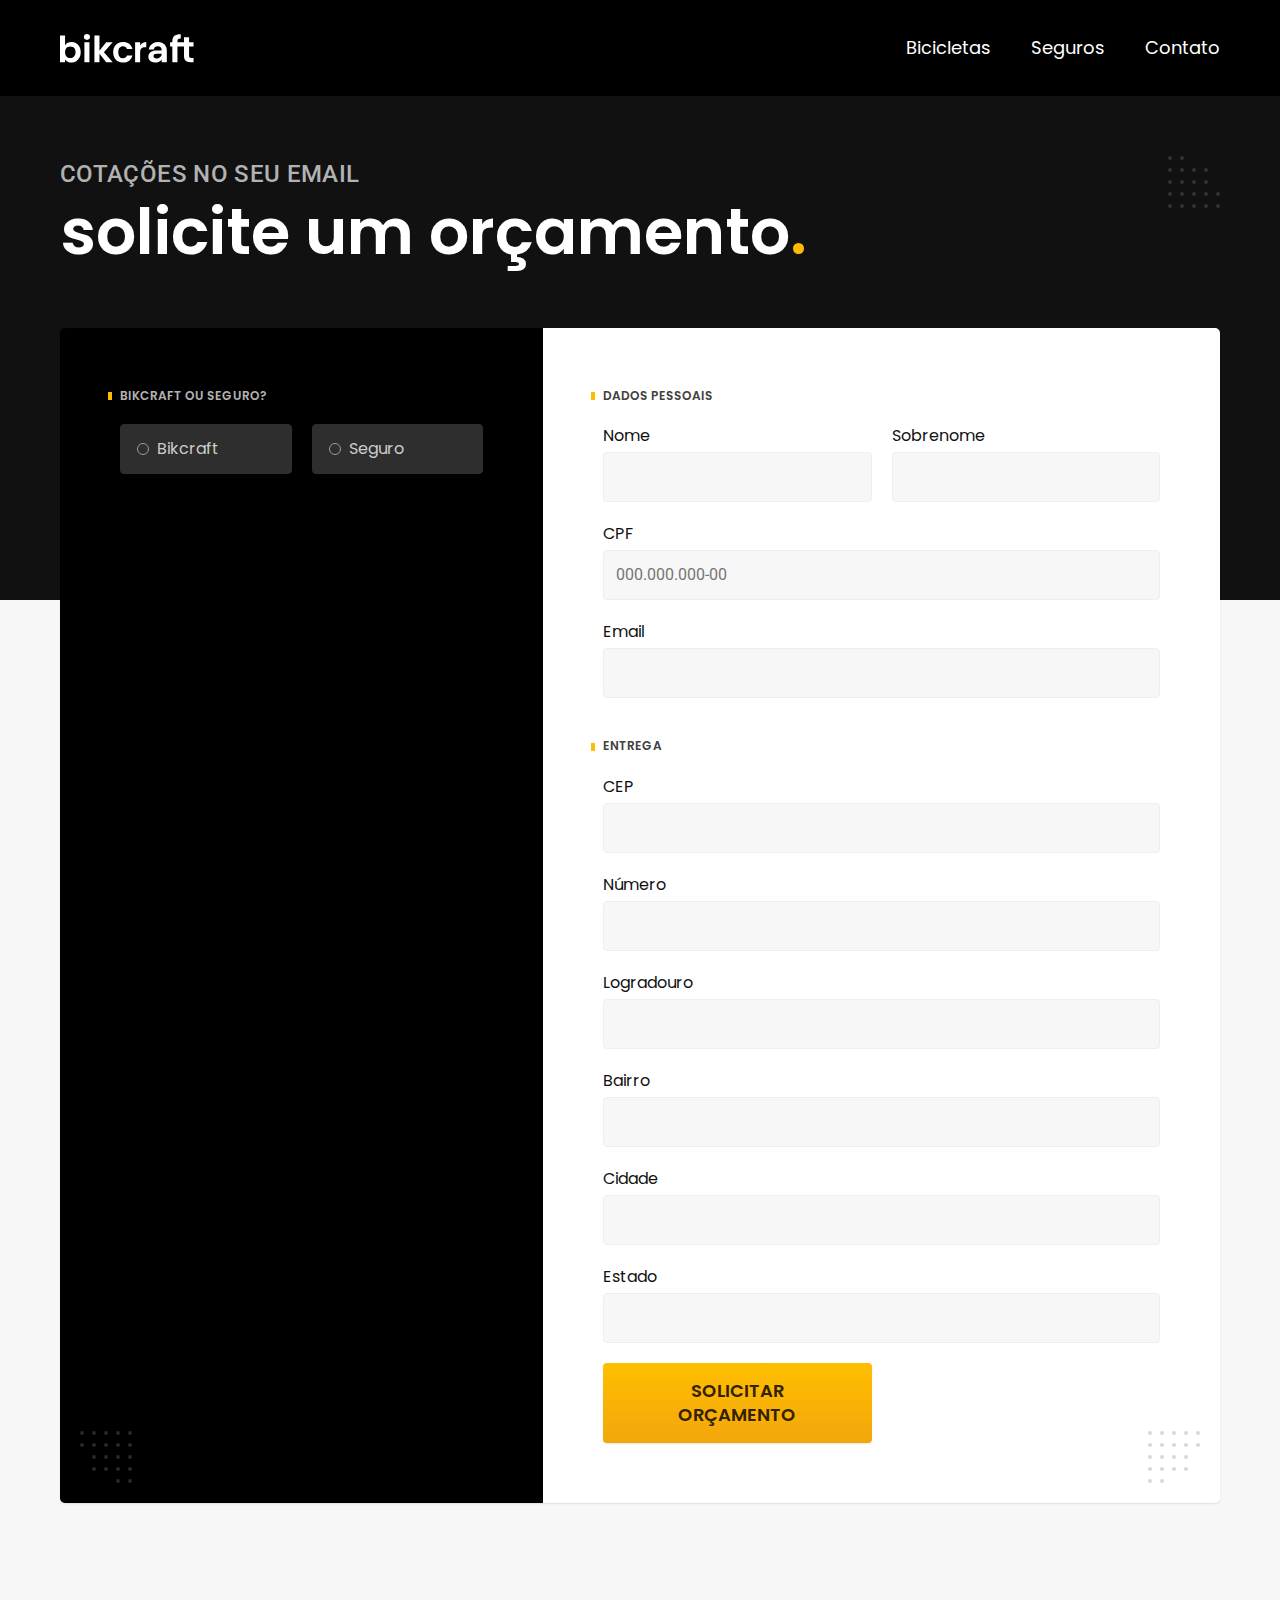
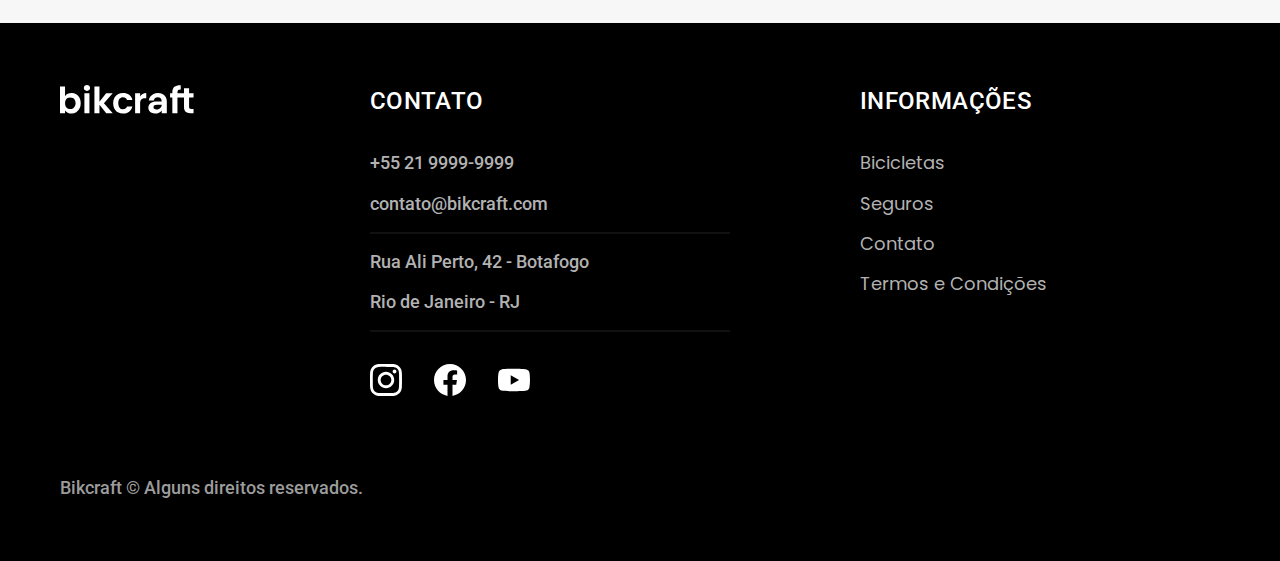
<file: orcamento.html>
<!DOCTYPE html>
<html lang="pt-br">

<head>
    <meta charset="UTF-8">
    <meta http-equiv="X-UA-Compatible" content="IE=edge">
    <meta name="viewport" content="width=device-width, initial-scale=1.0">
    <meta name="description" content="Orçamento.">
    <title>Orçamento | Bikcraft</title>
    <link rel="icon" href="./favicon.svg" width="32" height="32" type="image/svg+xml">
    <link rel="preload" href="../css/style.min.css" as="style">
    <link rel="stylesheet" href="../css/style.min.css">

    <link rel="preconnect" href="https://fonts.googleapis.com">
    <link rel="preconnect" href="https://fonts.gstatic.com" crossorigin>
    <link href="https://fonts.googleapis.com/css2?family=Merriweather:ital,wght@1,900&family=Poppins:wght@400;600&family=Roboto:wght@400;500&display=swap" rel="stylesheet">


    <script>document.documentElement.classList.add('js')</script>
</head>

<body id="orcamento">
    <header class="header-bg">
        <div class="header container">
            <a href="./index.html"><img src="./img/bikcraft.svg" alt="Bikcraft"></a>
            <nav aria-label="primaria">
                <ul class="header-menu font-1-m cor-0">
                    <li><a href="./bicicletas.html">Bicicletas</a></li>
                    <li><a href="./seguros.html">Seguros</a></li>
                    <li><a href="./contato.html">Contato</a></li>
                </ul>
            </nav>
        </div>
    </header>

    <main>
        <div class="titulo-bg">
            <div class="titulo container">
                <p class="font-2-l-b cor-5">Cotações no seu email</p>
                <h1 class="font-1-xxl cor-0">solicite um orçamento<span class="cor-p1">.</span></h1>
            </div>
        </div>

        <form class="orcamento container" action="./">
            <div class="orcamento-produto">
                <h2 class="font-1-xs cor-5">Bikcraft ou Seguro?</h2>

                <input type="radio" name="tipo" value="bikcraft" id="bikcraft">
                <label for="bikcraft">Bikcraft</label>

                <input type="radio" name="tipo" value="seguro" id="seguro">
                <label for="seguro">Seguro</label>

                <div class="orcamento-conteudo" id="orcamento-bikcraft">
                    <h2 class="font-1-xs cor-5">Escolha a sua</h2>

                    <input type="radio" name="produto" value="nimbus" id="nimbus">
                    <label for="nimbus">Nimbus Stark<span>R$ 4999</span></label>
                    <div class="orcamento-detalhes">
                        <ul class="font-1-xs cor-8">
                            <li><img src="./img/icones/eletrica.svg" alt="">Motor elétrico</li>
                            <li><img src="./img/icones/carbono.svg" alt="">Fibra de Carbono</li>
                            <li><img src="./img/icones/velocidade.svg" alt="">50 km/h</li>
                            <li><img src="./img/icones/rastreador.svg" alt="">Rastreador</li>
                        </ul>
                        <img src="./img/bicicletas/nimbus.jpg" alt="Bicicleta preta">

                    </div>

                    <input type="radio" name="produto" value="magic" id="magic">
                    <label for="magic">Magic Might<span>R$ 2499</span></label>
                    <div class="orcamento-detalhes">
                        <ul class="font-1-xs cor-8">
                            <li><img src="./img/icones/eletrica.svg" alt="">Motor elétrico</li>
                            <li><img src="./img/icones/carbono.svg" alt="">Fibra de Carbono</li>
                            <li><img src="./img/icones/velocidade.svg" alt="">45 km/h</li>
                            <li><img src="./img/icones/rastreador.svg" alt="">Rastreador</li>
                        </ul>
                        <img src="./img/bicicletas/magic.jpg" alt="Bicicleta preta">

                    </div>

                    <input type="radio" name="produto" value="nebula" id="nebula">
                    <label for="nebula">Nebula Cosmic<span>R$ 3999</span></label>
                    <div class="orcamento-detalhes">
                        <ul class="font-1-xs cor-8">
                            <li><img src="./img/icones/eletrica.svg" alt="">Motor elétrico</li>
                            <li><img src="./img/icones/carbono.svg" alt="">Fibra de Carbono</li>
                            <li><img src="./img/icones/velocidade.svg" alt="">40 km/h</li>
                            <li><img src="./img/icones/rastreador.svg" alt="">Rastreador</li>
                        </ul>
                        <img src="./img/bicicletas/nebula.jpg" alt="Bicicleta branca">

                    </div>

                </div>
                <div class="orcamento-conteudo" id="orcamento-seguro">
                    <h2 class="font-1-xs cor-5">Escolha o plano</h2>

                    <input type="radio" name="produto" value="prata" id="prata">
                    <label for="prata">Prata <span>R$ 199</span></label>

                    <input type="radio" name="produto" value="ouro" id="ouro">
                    <label for="ouro">Ouro <span>R$ 299</span></label>

                </div>
            </div>
            <div class="orcamento-dados form">
                <h2 class="font-1-xs cor-9 col-2">dados pessoais</h2>
                <div>
                    <label for="nome">Nome</label>
                    <input type="text" id="nome" name="nome">
                </div>
                <div>
                    <label for="sobrenome">Sobrenome</label>
                    <input type="text" id="sobrenome" name="sobrenome">
                </div>
                <div class="col-2">
                    <label for="cpf">CPF</label>
                    <input type="text" id="cpf" name="cpf" placeholder="000.000.000-00">
                </div>
                <div class="col-2">
                    <label for="email">Email</label>
                    <input type="email" id="email" name="email">
                </div>
                <h2 class="font-1-xs cor-9 col-2">entrega</h2>
                <div class="col-2">
                    <label for="cep">CEP</label>
                    <input type="text" id="cep" name="cep">
                </div>
                <div class="col-2">
                    <label for="numero">Número</label>
                    <input type="text" id="numero" name="numero">
                </div>
                <div class="col-2">
                    <label for="logradouro">Logradouro</label>
                    <input type="text" id="logradouro" name="logradouro">
                </div>
                <div class="col-2">
                    <label for="bairro">Bairro</label>
                    <input type="text" id="bairro" name="bairro">
                </div>
                <div class="col-2">
                    <label for="cidade">Cidade</label>
                    <input type="text" id="cidade" name="cidade">
                </div>
                <div class="col-2">
                    <label for="estado">Estado</label>
                    <input type="text" id="estado" name="estado">
                </div>
                <button class="botao">Solicitar Orçamento</button>
            </div>
        </form>
    </main>

    <footer class="footer-bg">
        <div class="footer container">
            <a href="./index.html"><img src="./img/bikcraft.svg" alt="Bikcraft"></a>
            <div class="footer-contato">
                <h3 class="font-2-l-b cor-0">Contato</h3>
                <ul class="font-2-m cor-5">
                    <li><a href="tel:+552199999999">+55 21 9999-9999</a></li>
                    <li><a href="milto:contato@bikcraft.com">contato@bikcraft.com</a></li>
                    <li>Rua Ali Perto, 42 - Botafogo</li>
                    <li>Rio de Janeiro - RJ</li>
                </ul>
                <div class="footer-redes">
                    <a href="https://www.instagram.com/">
                        <img src="./img/redes/instagram.svg" alt="">
                    </a>
                    <a href="https://www.facebook.com/">
                        <img src="./img/redes/facebook.svg" alt="">
                    </a>
                    <a href="https://www.youtube.com/">
                        <img src="./img/redes/youtube.svg" alt="">
                    </a>
                </div>
            </div>
            <div class="footer-informacoes">
                <h3 class="font-2-l-b cor-0">Informações</h3>
                <nav>
                    <ul class="font-1-m cor-5">
                        <li><a href="./bicicletas.html">Bicicletas</a></li>
                        <li><a href="./seguros.html">Seguros</a></li>
                        <li><a href="./contato.html">Contato</a></li>
                        <li><a href="./termos.html">Termos e Condições</a></li>
                    </ul>
                </nav>
            </div>
            <p class="footer-copy font-2-m cor-6">Bikcraft © Alguns direitos reservados.</p>
        </div>
    </footer>
    <script src="./js/script.js"></script>
</body>

</html>
</file>
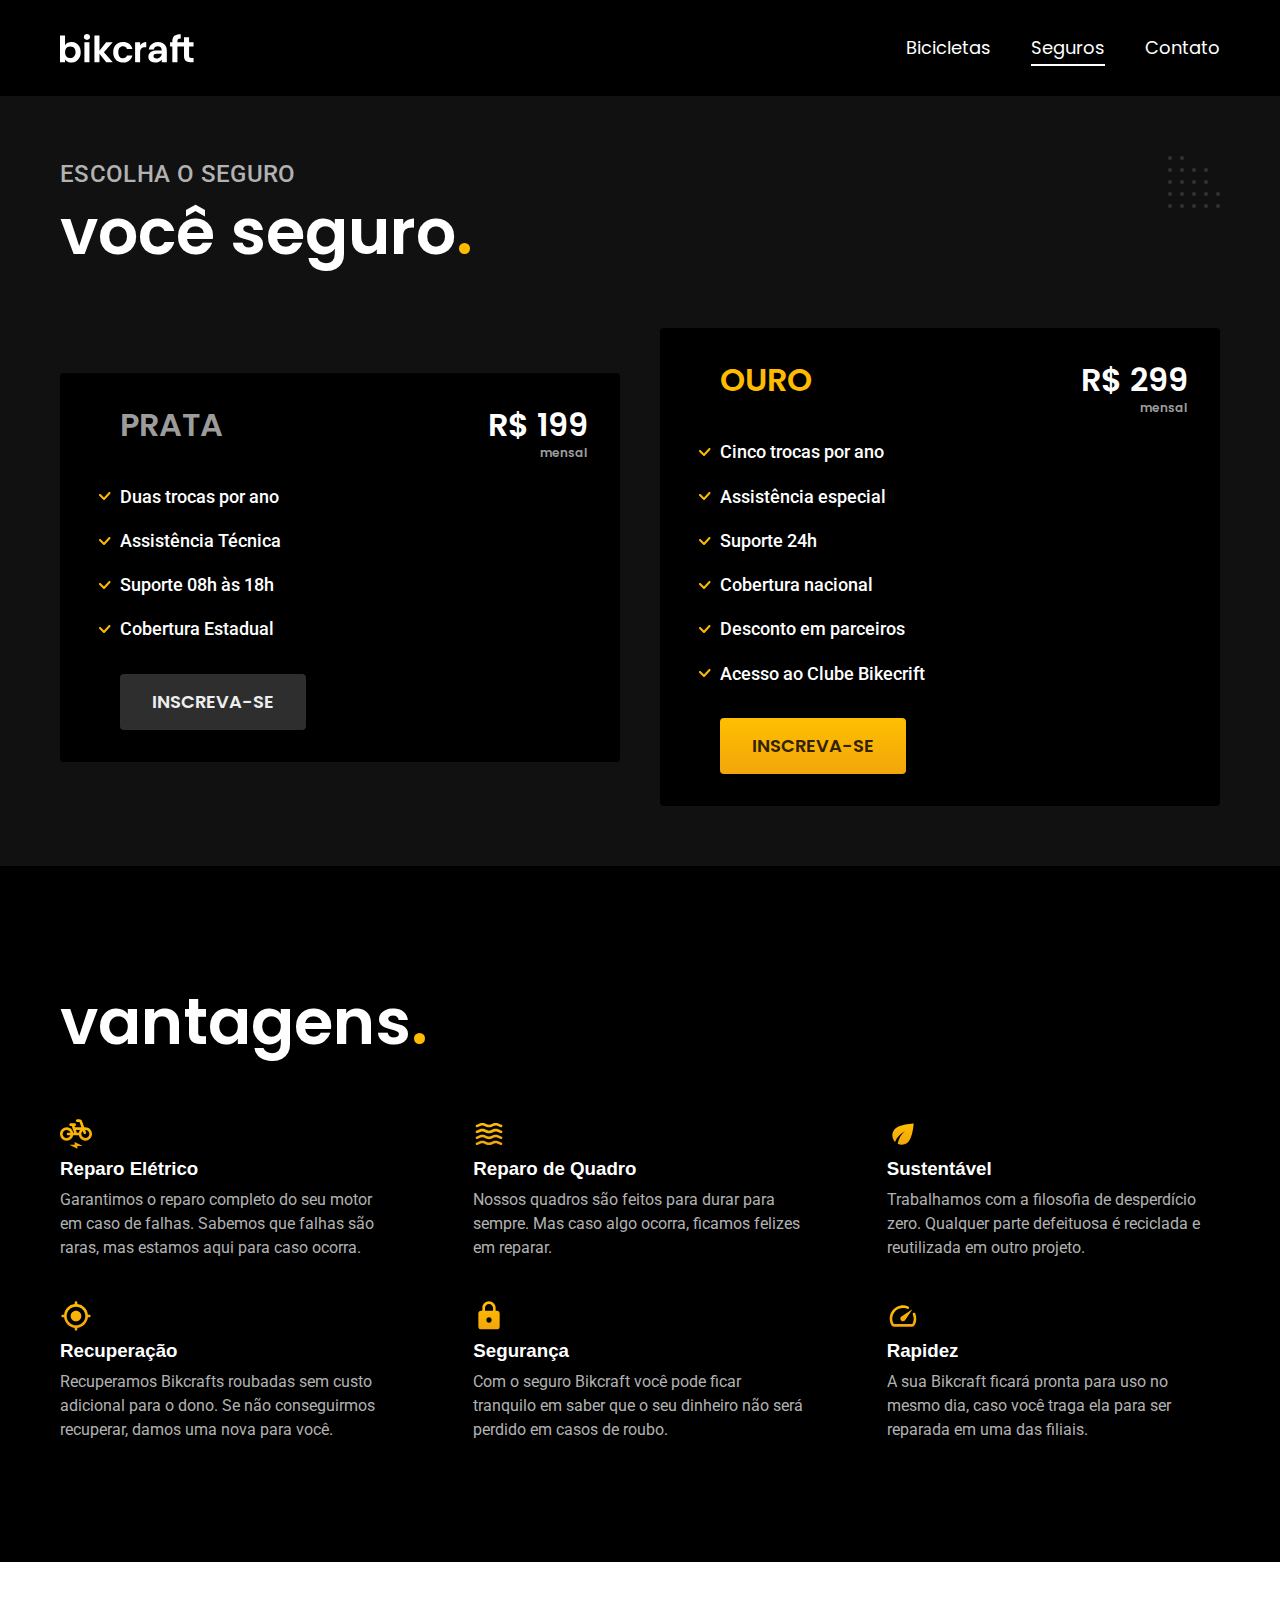
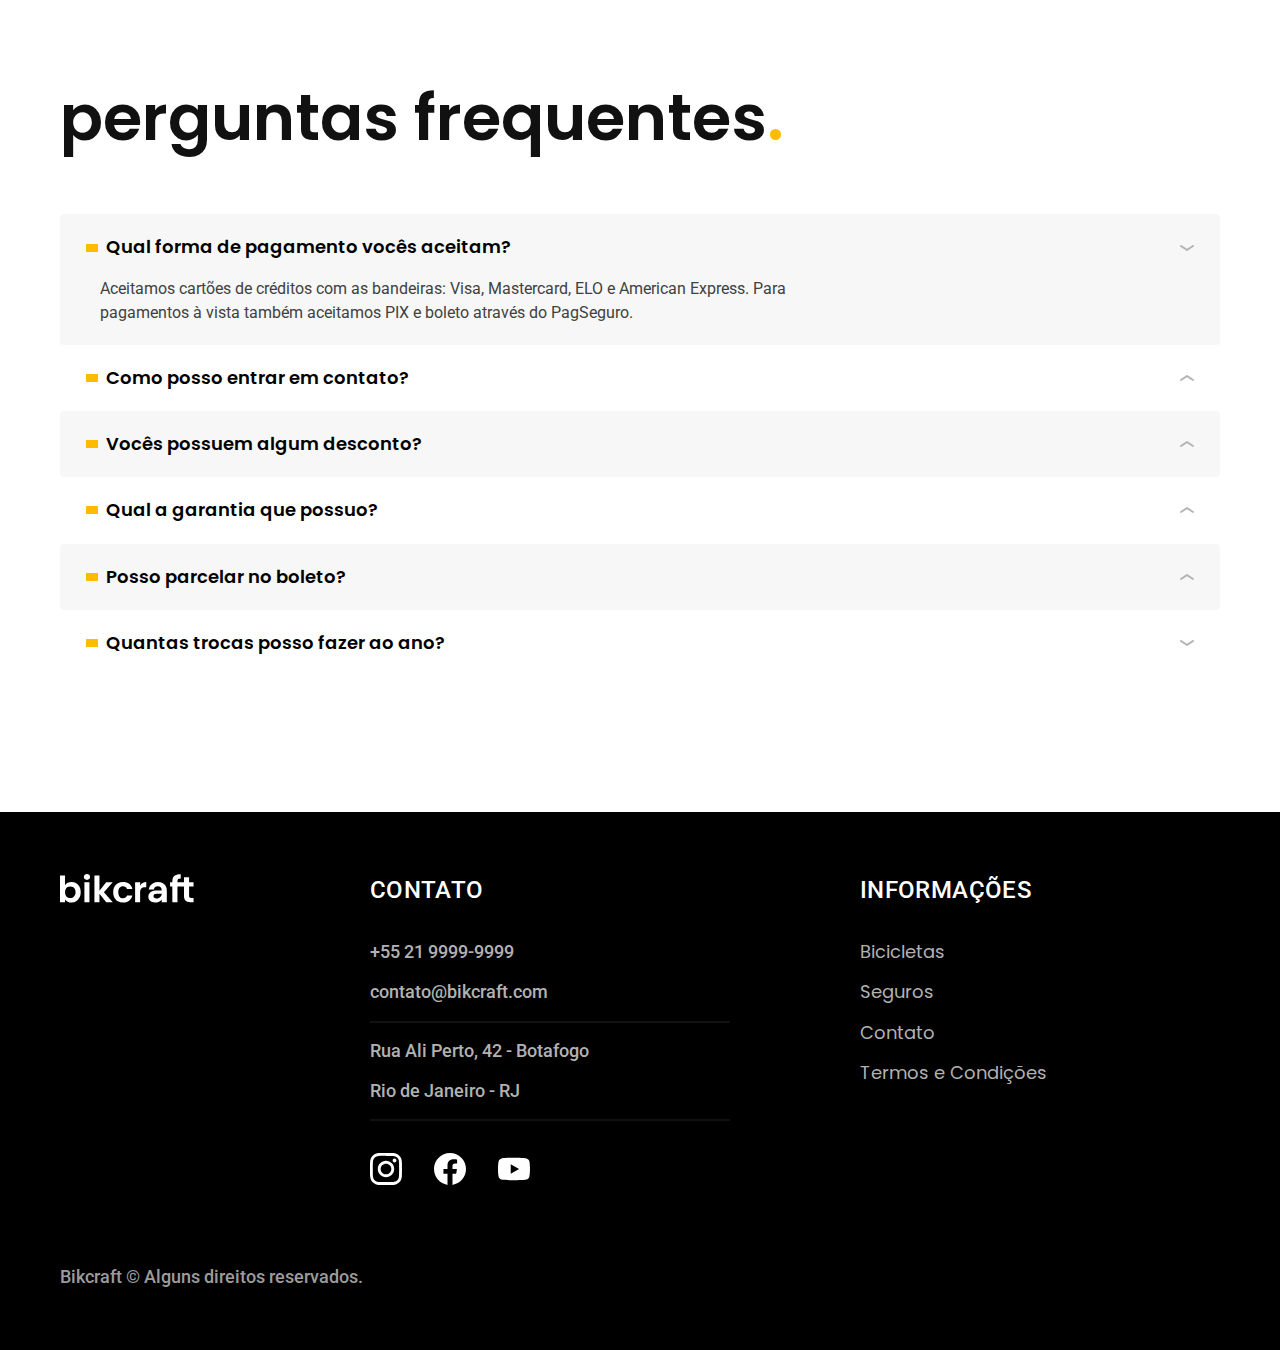
<file: seguros.html>
<!DOCTYPE html>
<html lang="pt-br">

<head>
    <meta charset="UTF-8">
    <meta http-equiv="X-UA-Compatible" content="IE=edge">
    <meta name="viewport" content="width=device-width, initial-scale=1.0">
    <meta name="description" content="Seguros.">
    <title>Seguros | Bikcraft</title>
    <link rel="icon" href="./favicon.svg" width="32" height="32" type="image/svg+xml">
    <link rel="preload" href="../css/style.min.css" as="style">
    <link rel="stylesheet" href="../css/style.min.css">

    <link rel="preconnect" href="https://fonts.googleapis.com">
    <link rel="preconnect" href="https://fonts.gstatic.com" crossorigin>
    <link href="https://fonts.googleapis.com/css2?family=Merriweather:ital,wght@1,900&family=Poppins:wght@400;600&family=Roboto:wght@400;500&display=swap" rel="stylesheet">


    <script>document.documentElement.classList.add('js')</script>
</head>

<body id="seguros">
    <header class="header-bg">
        <div class="header container">
            <a href="./index.html"><img src="./img/bikcraft.svg" alt="Bikcraft"></a>
            <nav aria-label="primaria">
                <ul class="header-menu font-1-m cor-0">
                    <li><a href="./bicicletas.html">Bicicletas</a></li>
                    <li><a href="./seguros.html">Seguros</a></li>
                    <li><a href="./contato.html">Contato</a></li>
                </ul>
            </nav>
        </div>
    </header>

    <main class="seguros-bg">
        <div class="titulo-bg">
            <div class="titulo container">
                <p class="font-2-l-b cor-5">Escolha o seguro</p>
                <h1 class="font-1-xxl cor-0">você seguro<span class="cor-p1">.</span></h1>
            </div>
        </div>
        <div class="seguros container">
            <div class="seguros-item fadeInLeft" data-anime="200">
                <h3 class="font-1-xl cor-6">PRATA</h3>
                <span class="font-1-xl cor-0">R$ 199 <span class="font-1-xs cor-6">mensal</span></span>
                <ul class="font-2-m cor-0">
                    <li>Duas trocas por ano</li>
                    <li>Assistência Técnica</li>
                    <li>Suporte 08h às 18h</li>
                    <li>Cobertura Estadual</li>
                </ul>
                <a class="botao secundario" href="./orcamento.html?tipo=seguro&produto=prata">Inscreva-se</a>
            </div>

            <div class="seguros-item fadeInRight" data-anime="400">
                <h3 class="font-1-xl cor-p1">OURO</h3>
                <span class="font-1-xl cor-0">R$ 299
                    <span class="font-1-xs cor-6">mensal</span>
                </span>
                <ul class="font-2-m cor-0">
                    <li>Cinco trocas por ano</li>
                    <li>Assistência especial</li>
                    <li>Suporte 24h</li>
                    <li>Cobertura nacional</li>
                    <li>Desconto em parceiros</li>
                    <li>Acesso ao Clube Bikecrift</li>
                </ul>
                <a class="botao" href="./orcamento.html?tipo=seguro&produto=ouro">Inscreva-se</a>
            </div>
        </div>

    </main>

    <article class="vantagens-bg">
        <div class="vantagens container">
            <h2 class="font-1-xxl cor-0">vantagens<span class="cor-p1">.</span></h2>
            <ul>
                <li>
                    <img src="./img/icones/eletrica.svg" alt="">
                    <h3 class="font-1-l cor-0">Reparo Elétrico</h3>
                    <p class="font-2-s cor-5">Garantimos o reparo completo do seu motor em caso de falhas. Sabemos que falhas são raras, mas estamos aqui para caso ocorra.</p>
                </li>
                <li>
                    <img src="./img/icones/carbono.svg" alt="">
                    <h3 class="font-1-l cor-0">Reparo de Quadro</h3>
                    <p class="font-2-s cor-5">Nossos quadros são feitos para durar para sempre. Mas caso algo ocorra, ficamos felizes em reparar.</p>
                </li>
                <li>
                    <img src="./img/icones/sustentavel.svg" alt="">
                    <h3 class="font-1-l cor-0">Sustentável</h3>
                    <p class="font-2-s cor-5">Trabalhamos com a filosofia de desperdício zero. Qualquer parte defeituosa é reciclada e reutilizada em outro projeto.</p>
                </li>
                <li>
                    <img src="./img/icones/rastreador.svg" alt="">
                    <h3 class="font-1-l cor-0">Recuperação</h3>
                    <p class="font-2-s cor-5">Recuperamos Bikcrafts roubadas sem custo adicional para o dono. Se não conseguirmos recuperar, damos uma nova para você.</p>
                </li>
                <li>
                    <img src="./img/icones/seguro.svg" alt="">
                    <h3 class="font-1-l cor-0">Segurança</h3>
                    <p class="font-2-s cor-5">Com o seguro Bikcraft você pode ficar tranquilo em saber que o seu dinheiro não será perdido em casos de roubo.</p>
                </li>
                <li>
                    <img src="./img/icones/velocidade.svg" alt="">
                    <h3 class="font-1-l cor-0">Rapidez</h3>
                    <p class="font-2-s cor-5">A sua Bikcraft ficará pronta para uso no mesmo dia, caso você traga ela para ser reparada em uma das filiais.</p>
                </li>
            </ul>
        </div>
    </article>

    <article class="perguntas container">
        <h2 class="font-1-xxl">perguntas frequentes<span class="cor-p1">.</span></h2>
        <dl>
            <div>
                <dt><button class="font-1-m-b" aria-controls="pergunta1" aria-expanded="true"> Qual forma de pagamento vocês aceitam?</button></dt>
                <dd id="pergunta1" class="font-2-s cor-9 ativa">Aceitamos cartões de créditos com as bandeiras: Visa, Mastercard, ELO e American Express. Para pagamentos à vista também aceitamos PIX e boleto através do PagSeguro.</dd>
            </div>
            <div>
                <dt><button class="font-1-m-b" aria-controls="pergunta2" aria-expanded="false">Como posso entrar em contato?</button></dt>
                <dd id="pergunta2" class="font-2-s cor-9">Aceitamos cartões de créditos com as bandeiras: Visa, Mastercard, ELO e American Express. Para pagamentos à vista também aceitamos PIX e boleto através do PagSeguro.</dd>
            </div>
            <div>
                <dt><button class="font-1-m-b" aria-controls="pergunta3" aria-expanded="false">Vocês possuem algum desconto?</button></dt>
                <dd id="pergunta3" class="font-2-s cor-9">Aceitamos cartões de créditos com as bandeiras: Visa, Mastercard, ELO e American Express. Para pagamentos à vista também aceitamos PIX e boleto através do PagSeguro.</dd>
            </div>
            <div>
                <dt><button class="font-1-m-b" aria-controls="pergunta4" aria-expanded="false">Qual a garantia que possuo?</button></dt>
                <dd id="pergunta4" class="font-2-s cor-9">Aceitamos cartões de créditos com as bandeiras: Visa, Mastercard, ELO e American Express. Para pagamentos à vista também aceitamos PIX e boleto através do PagSeguro.</dd>
            </div>
            <div>
                <dt><button class="font-1-m-b" aria-controls="pergunta5" aria-expanded="false">Posso parcelar no boleto?</button></dt>
                <dd id="pergunta5" class="font-2-s cor-9">Aceitamos cartões de créditos com as bandeiras: Visa, Mastercard, ELO e American Express. Para pagamentos à vista também aceitamos PIX e boleto através do PagSeguro.</dd>
            </div>
            <div>
                <dt><button class="font-1-m-b" aria-controls="pergunta6" aria-expanded="true">Quantas trocas posso fazer ao ano?</button></dt>
                <dd id="pergunta6" class="font-2-s cor-9">Aceitamos cartões de créditos com as bandeiras: Visa, Mastercard, ELO e American Express. Para pagamentos à vista também aceitamos PIX e boleto através do PagSeguro.</dd>
            </div>
        </dl>

    </article>

    <footer class="footer-bg">
        <div class="footer container">
            <a href="./index.html"><img src="./img/bikcraft.svg" alt="Bikcraft"></a>
            <div class="footer-contato">
                <h3 class="font-2-l-b cor-0">Contato</h3>
                <ul class="font-2-m cor-5">
                    <li><a href="tel:+552199999999">+55 21 9999-9999</a></li>
                    <li><a href="milto:contato@bikcraft.com">contato@bikcraft.com</a></li>
                    <li>Rua Ali Perto, 42 - Botafogo</li>
                    <li>Rio de Janeiro - RJ</li>
                </ul>
                <div class="footer-redes">
                    <a href="https://www.instagram.com/">
                        <img src="./img/redes/instagram.svg" alt="">
                    </a>
                    <a href="https://www.facebook.com/">
                        <img src="./img/redes/facebook.svg" alt="">
                    </a>
                    <a href="https://www.youtube.com/">
                        <img src="./img/redes/youtube.svg" alt="">
                    </a>
                </div>
            </div>
            <div class="footer-informacoes">
                <h3 class="font-2-l-b cor-0">Informações</h3>
                <nav>
                    <ul class="font-1-m cor-5">
                        <li><a href="./bicicletas.html">Bicicletas</a></li>
                        <li><a href="./seguros.html">Seguros</a></li>
                        <li><a href="./contato.html">Contato</a></li>
                        <li><a href="./termos.html">Termos e Condições</a></li>
                    </ul>
                </nav>
            </div>
            <p class="footer-copy font-2-m cor-6">Bikcraft © Alguns direitos reservados.</p>
        </div>
    </footer>
    <script src="./js/plugins/simple-anime.js"></script>
    <script src="./js/script.js"></script>
</body>

</html>
</file>
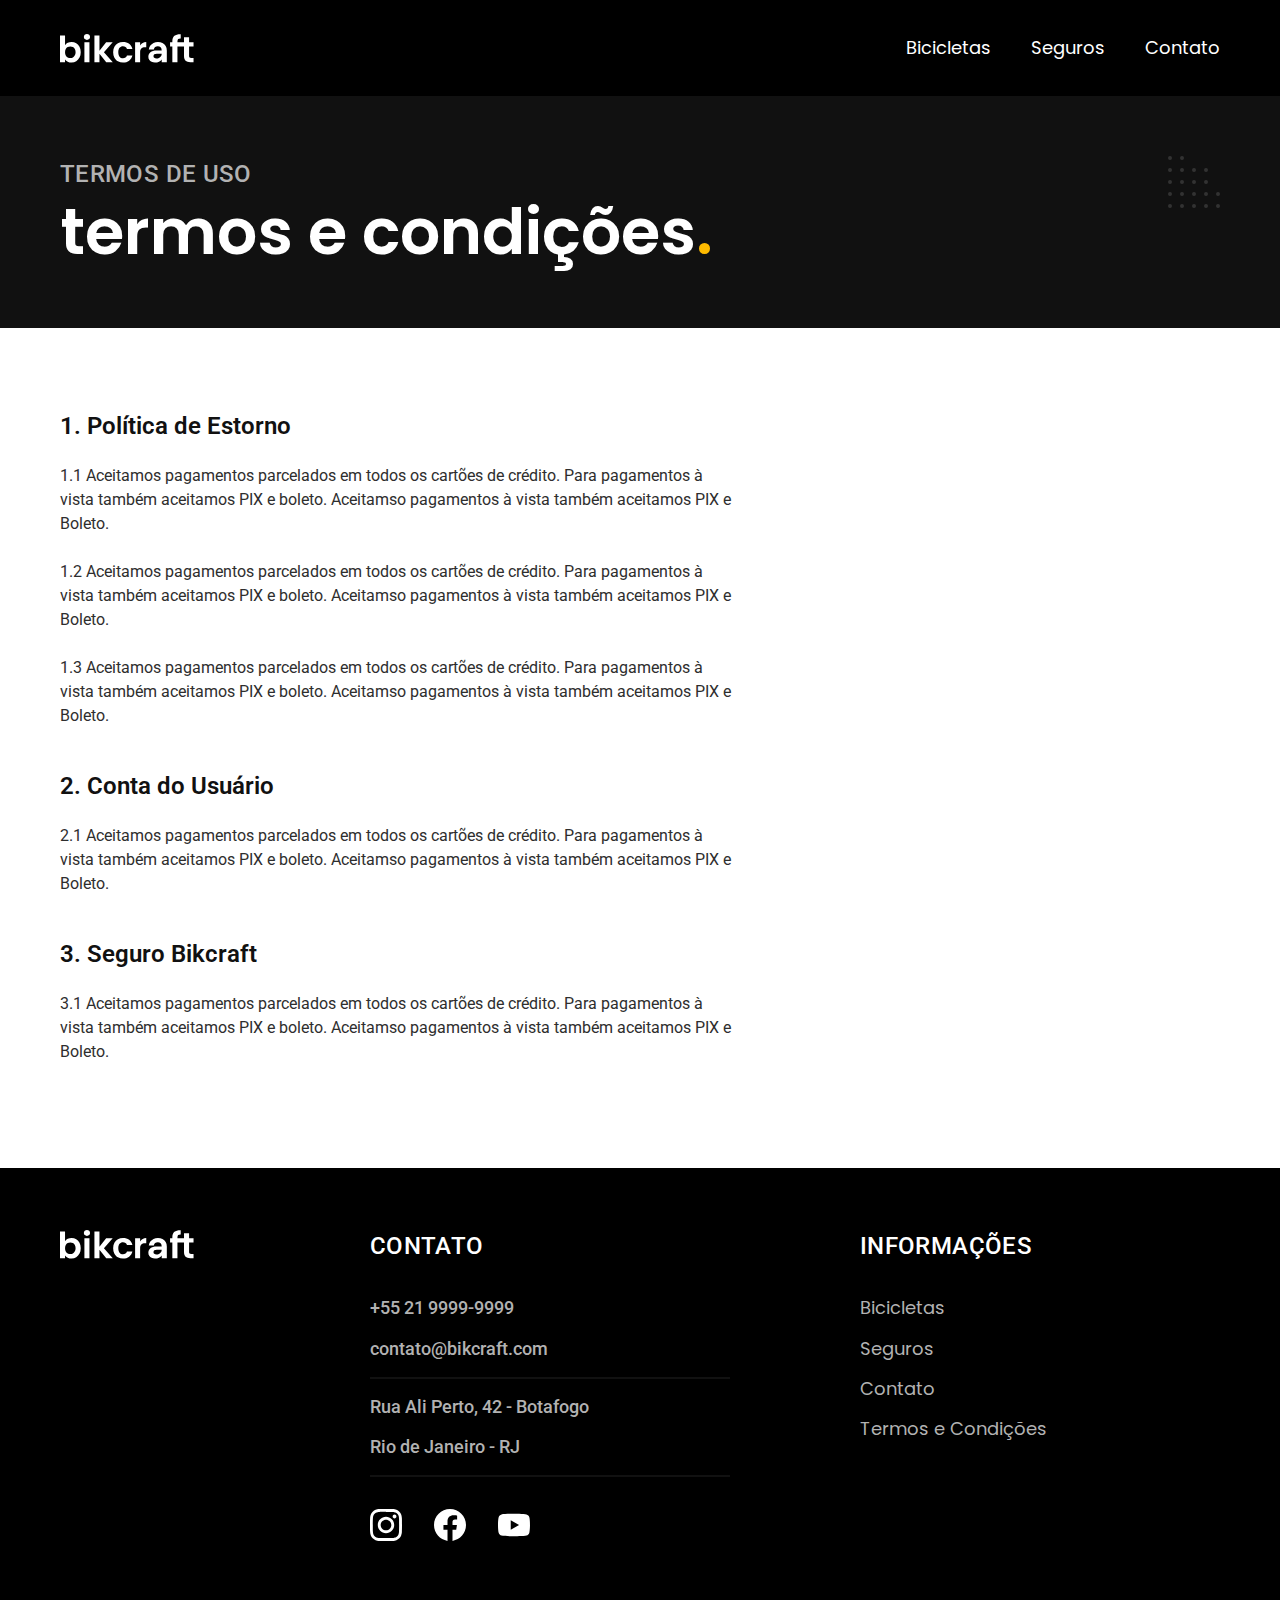
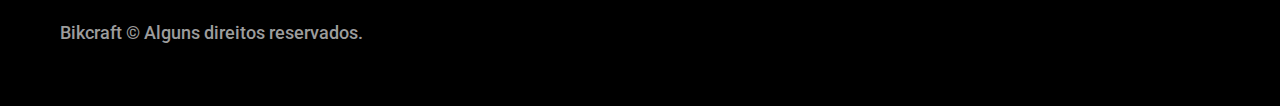
<file: termos.html>
<!DOCTYPE html>
<html lang="pt-br">

<head>
    <meta charset="UTF-8">
    <meta http-equiv="X-UA-Compatible" content="IE=edge">
    <meta name="viewport" content="width=device-width, initial-scale=1.0">
    <meta name="description" content="Termos e condições.">
    <title>Termos e Condições | Bikcraft</title>
    <link rel="icon" href="./favicon.svg" width="32" height="32" type="image/svg+xml">
    <link rel="preload" href="../css/style.min.css" as="style">
    <link rel="stylesheet" href="../css/style.min.css">

    <link rel="preconnect" href="https://fonts.googleapis.com">
    <link rel="preconnect" href="https://fonts.gstatic.com" crossorigin>
    <link href="https://fonts.googleapis.com/css2?family=Merriweather:ital,wght@1,900&family=Poppins:wght@400;600&family=Roboto:wght@400;500&display=swap" rel="stylesheet">


    <script>document.documentElement.classList.add('js')</script>
</head>

<body id="termos">
    <header class="header-bg">
        <div class="header container">
            <a href="./index.html"><img src="./img/bikcraft.svg" alt="Bikcraft"></a>
            <nav aria-label="primaria">
                <ul class="header-menu font-1-m cor-0">
                    <li><a href="./bicicletas.html">Bicicletas</a></li>
                    <li><a href="./seguros.html">Seguros</a></li>
                    <li><a href="./contato.html">Contato</a></li>
                </ul>
            </nav>
        </div>
    </header>

    <main>
        <div class="titulo-bg">
            <div class="titulo container">
                <p class="font-2-l-b cor-5">Termos de uso</p>
                <h1 class="font-1-xxl cor-0">termos e condições<span class="cor-p1">.</span></h1>
            </div>
        </div>

        <div class="termos font-2-s cor-10 container">
            <h2 class="font-1-l cor-11">1. Política de Estorno</h2>
            <p>1.1 Aceitamos pagamentos parcelados em todos os cartões de crédito. Para pagamentos à vista também aceitamos PIX e boleto. Aceitamso pagamentos à vista também aceitamos PIX e Boleto.</p>
            <p>1.2 Aceitamos pagamentos parcelados em todos os cartões de crédito. Para pagamentos à vista também aceitamos PIX e boleto. Aceitamso pagamentos à vista também aceitamos PIX e Boleto.</p>
            <p>1.3 Aceitamos pagamentos parcelados em todos os cartões de crédito. Para pagamentos à vista também aceitamos PIX e boleto. Aceitamso pagamentos à vista também aceitamos PIX e Boleto.</p>
            <h2 class="font-1-l cor-11">2. Conta do Usuário</h2>
            <p>2.1 Aceitamos pagamentos parcelados em todos os cartões de crédito. Para pagamentos à vista também aceitamos PIX e boleto. Aceitamso pagamentos à vista também aceitamos PIX e Boleto.</p>
            <h2 class="font-1-l cor-11">3. Seguro Bikcraft</h2>
            <p>3.1 Aceitamos pagamentos parcelados em todos os cartões de crédito. Para pagamentos à vista também aceitamos PIX e boleto. Aceitamso pagamentos à vista também aceitamos PIX e Boleto.</p>
        </div>
    </main>


    <footer class="footer-bg">
        <div class="footer container">
            <a href="./index.html"><img src="./img/bikcraft.svg" alt="Bikcraft"></a>
            <div class="footer-contato">
                <h3 class="font-2-l-b cor-0">Contato</h3>
                <ul class="font-2-m cor-5">
                    <li><a href="tel:+552199999999">+55 21 9999-9999</a></li>
                    <li><a href="milto:contato@bikcraft.com">contato@bikcraft.com</a></li>
                    <li>Rua Ali Perto, 42 - Botafogo</li>
                    <li>Rio de Janeiro - RJ</li>
                </ul>
                <div class="footer-redes">
                    <a href="https://www.instagram.com/">
                        <img src="./img/redes/instagram.svg" alt="">
                    </a>
                    <a href="https://www.facebook.com/">
                        <img src="./img/redes/facebook.svg" alt="">
                    </a>
                    <a href="https://www.youtube.com/">
                        <img src="./img/redes/youtube.svg" alt="">
                    </a>
                </div>
            </div>
            <div class="footer-informacoes">
                <h3 class="font-2-l-b cor-0">Informações</h3>
                <nav>
                    <ul class="font-1-m cor-5">
                        <li><a href="./bicicletas.html">Bicicletas</a></li>
                        <li><a href="./seguros.html">Seguros</a></li>
                        <li><a href="./contato.html">Contato</a></li>
                        <li><a href="./termos.html">Termos e Condições</a></li>
                    </ul>
                </nav>
            </div>
            <p class="footer-copy font-2-m cor-6">Bikcraft © Alguns direitos reservados.</p>
        </div>
    </footer>
    <script src="./js/script.js"></script>
</body>

</html>
</file>
<file: css/style.min.css>
body{margin:0;font-family:Arial,Helvetica,sans-serif;color:#111}blockquote,dd,h1,h2,h3,h4,p,ul{margin:0}ul{padding:0;list-style:none}a{text-decoration:none;color:inherit}img{max-width:100%;height:auto;display:block}img[src$=".jpg"]{border-radius:4px}.font-1-xs{font:600 0.75rem/1.35 Poppins,sans-serif}.font-2-xs{font:400 0.875rem/1.43 Roboto,sans-serif}.font-2-s{font:400 1rem/1.5 Roboto,sans-serif}.font-1-s{font:400 1rem/1.5 Poppins,sans-serif}.font-2-m{font:500 1.125rem/1.35 Roboto,sans-serif}.font-1-m,.font-1-m-b{font:400 1.125rem/1.35 Poppins,sans-serif}.font-1-m-b{font-weight:600}.font-2-l,.font-2-l-b{font:400 1.5rem/1.5 Roboto,sans-serif}.font-2-l-b{font-weight:500;letter-spacing:.015em;text-transform:uppercase}.font-1-xl{font:600 2rem/1.25 Poppins,sans-serif}.font-2-xl{font:500 2rem/1.25 Roboto,sans-serif}.font-1-xxl{font:600 4rem/1.125 Poppins,sans-serif}@media (max-width:1200px){.font-1-xxl{font-size:3rem}.font-2-l,.font-2-l-b{font-size:1.125rem}}@media (max-width:800px){.font-1-xxl{font-size:2rem}.font-1-xl,.font-2-xl{font-size:1.5rem}}:root{--cor-0:#ffffff;--cor-1:#f7f7f7;--cor-2:#eeeeee;--cor-3:#dedede;--cor-4:#cccccc;--cor-5:#b2b2b2;--cor-6:#9c9c9c;--cor-7:#707070;--cor-8:#595959;--cor-9:#414141;--cor-10:#2e2e2e;--cor-11:#111111;--cor-12:#000000;--cor-p1:#ffbb00;--cor-p2:#e4a30b;--cor-p3:#a66f00;--cor-p4:#664400;--cor-p5:#332200}.cor-0{color:var(--cor-0)}.cor-1{color:var(--cor-1)}.cor-2{color:var(--cor-2)}.cor-3{color:var(--cor-3)}.cor-4{color:var(--cor-4)}.cor-5{color:var(--cor-5)}.cor-6{color:var(--cor-6)}.cor-7{color:var(--cor-7)}.cor-8{color:var(--cor-8)}.cor-9{color:var(--cor-9)}.cor-10{color:var(--cor-10)}.cor-11{color:var(--cor-11)}.cor-12{color:var(--cor-12)}.cor-p1{color:var(--cor-p1)}.cor-p2{color:var(--cor-p2)}.cor-p3{color:var(--cor-p3)}.cor-p4{color:var(--cor-p4)}.cor-p5{color:var(--cor-p5)}.js .fadeInDown{transform:translate3d(0,-20px,0)}.js .fadeInUp{transform:translate3d(0,20px,0)}.js .fadeInRight{transform:translate3d(20px,0,0)}.js .fadeInLeft{transform:translate3d(-20px,0,0)}.js [data-anime]{opacity:0}.js .anime{opacity:1;transform:none;transition:transform .8s,opacity .8s}.header-bg{background-color:var(--cor-12)}.header{display:flex;flex-wrap:wrap;gap:20px;justify-content:space-between;align-items:center;padding-top:20px;padding-bottom:20px}.header-menu{display:flex;flex-wrap:wrap;gap:40px}.header-menu a{padding:16px 0;display:inline-block;position:relative}.header-menu a::after{content:"";display:block;height:2px;width:0%;background-color:var(--cor-0);margin-top:4px;transition:.3s;position:absolute}.header-menu a.ativo::after,.header-menu a:hover::after{width:100%}@media (max-width:800px){.header-menu{gap:20px}.header-menu a{background-color:var(--cor-11);padding:12px 16px;border-radius:4px}.header-menu a:hover{background-color:var(--cor-10)}.header-menu a::after{display:none}}@media (max-width:600px){.header-menu{gap:12px}.header-menu a{padding:8px 12px;font-size:14px}}.footer-bg{background-color:var(--cor-12)}.footer{display:grid;grid-template-columns:3fr 5fr 4fr;gap:40px;padding-top:60px;padding-bottom:60px}.footer h3{margin-bottom:32px}.footer-contato ul{margin-bottom:32px}.footer-contato li:nth-child(2n):after{content:"";display:block;max-width:360px;height:2px;background:var(--cor-11);margin-top:16px}.footer li{margin-bottom:16px}.footer-redes{display:flex;gap:32px}.footer a:hover{color:var(--cor-0)}.footer-copy{grid-column:1/-1;margin-top:40px}@media (max-width:800px){.footer>img{display:none}.footer{grid-template-columns:1fr 1fr}}@media (max-width:600px){.footer{grid-template-columns:1fr;gap:60px}.footer-copy{margin-top:0}}.container{box-sizing:border-box;max-width:1200px;padding-left:20px;padding-right:20px;margin-left:auto;margin-right:auto}.botao{display:inline-block;padding:16px 32px;background:linear-gradient(#ffbf00,#f2a60c);border-radius:4px;box-shadow:0 1px 2px rgba(0,0,0,.1);color:var(--cor-p5);font:600 1.125rem/1.35 Poppins,sans-serif;text-transform:uppercase;max-width:max-content;border:none;cursor:pointer}.botao:hover{background:linear-gradient(#ffb60d,#e59317)}.botao.secundario{background:var(--cor-10);color:var(--cor-2)}.botao.secundario:hover{background:var(--cor-9)}.botao.seta{display:flex;align-items:center}.botao.seta::after{content:"";display:inline-block;width:18px;height:10px;margin-left:12px;background:url("../img/icones/seta.svg");transition:transform .2s}.botao.seta:hover::after{transform:translateX(4px)}@media (max-width:600px){.botao{padding:12px 16px;font-size:1rem}}.link{display:inline-block;color:var(--cor-p1);font:500 1.5rem/1.5 Poppins,sans-serif;text-transform:uppercase}.link::after{content:"";display:block;width:100%;height:4px;background-color:currentColor}.link:hover{color:var(--cor-0)}.titulo-bg{padding-top:60px;padding-bottom:60px;background-color:var(--cor-11)}.titulo{background:url("../img/dec/top-right.svg") no-repeat top right 20px}.titulo p{margin-bottom:4px}@media (max-width:800px){.titulo-bg{padding-top:40px;padding-bottom:40px}.titulo p{font-size:1rem;text-transform:lowercase;font-weight:400}}.form{display:grid;grid-template-columns:1fr 1fr;gap:20px}.form label{display:block;font:400 1rem/1.5 Poppins,sans-serif;margin-bottom:4px}.form .col-2{grid-column:span 2}.form input[type=email],.form input[type=text],.form textarea{font:400 1rem/1.5 Roboto,sans-serif;background:var(--cor-1);border:1px solid var(--cor-2);padding:12px;border-radius:4px;width:100%;box-sizing:border-box}.form input[type=email]:focus,.form input[type=text]:focus,.form textarea:focus{outline:0;border-color:var(--cor-p1);background:var(--cor-0);box-shadow:0 0 0 2px #fea}@media (max-width:600px){.form{grid-template-columns:1fr}.form .col-2{grid-column:1}}.introducao-bg{background:var(--cor-12) url("../img/dec/bottom-left.svg") no-repeat bottom 160px left 20px;box-shadow:inset 0 -120px var(--cor-0)}.introducao{display:grid;grid-template-columns:1fr 1fr;gap:0 40px}.introducao-conteudo{align-self:end;padding-bottom:200px}.introducao img{width:100%;height:100%;object-fit:cover;border-radius:4px}.introducao h1{margin-bottom:32px}.introducao p{margin-bottom:20px}@media (max-width:800px){.introducao-bg{background-color:var(--cor-11);padding-top:40px;box-shadow:inset 0 -60px #fff}.introducao{grid-template-columns:1fr;gap:32px}.introducao-conteudo{padding-bottom:0}.introducao h1{margin-bottom:16px}.introducao img{height:300px;width:100%}}.tecnologia-bg{background-color:var(--cor-11);box-shadow:inset 0 80px var(--cor-0),inset 0 -80px var(--cor-0)}.tecnologia{display:grid;grid-template-columns:1fr 1fr;gap:40px}.tecnologia-imagem img{width:100%;height:100%;object-fit:cover;object-position:left}.tecnologia-conteudo{padding-top:160px;padding-bottom:160px}.tecnologia-conteudo>span{display:block;margin-bottom:20px}.tecnologia-conteudo h2{margin-bottom:32px}.tecnologia-conteudo>p{margin-bottom:20px}.tecnologia a{margin-bottom:80px}.tecnologia-vantagens{display:flex;gap:40px}.tecnologia-vantagens h3{margin-bottom:8px;width:max-content}.tecnologia-vantagens img{width:24px;margin-bottom:8px}@media (max-width:800px){.tecnologia-bg{box-shadow:initial}.tecnologia{grid-template-columns:1fr}.tecnologia-conteudo{padding-top:60px;padding-bottom:60px}.tecnologia-imagem{display:none}.tecnologia a{margin-bottom:60px}}@media (max-width:600px){.tecnologia-vantagens{flex-direction:column}}.parceiros{padding-top:60px;padding-bottom:120px}.parceiros h2{margin-bottom:60px}.parceiros ul{padding:0 20px;max-width:1400px;display:grid;grid-template-columns:repeat(4,1fr);margin:0 auto}.parceiros li{display:flex;padding:32px;border-left:2px solid var(--cor-2)}.parceiros img{margin:auto}.parceiros li:first-child,.parceiros li:nth-child(5){border-left:none}.parceiros li:nth-child(n+5){border-top:2px solid var(--cor-2)}@media (max-width:800px){.parceiros{padding-bottom:60px}.parceiros li{display:flex;padding:20px}.parceiros h2{margin-bottom:20px}.parceiros ul{grid-template-columns:repeat(2,1fr)}.parceiros li:nth-child(n+3){border-top:2px solid var(--cor-2)}.parceiros li:nth-child(odd){border-left:none}}.depoimento{display:grid;grid-template-columns:1fr 1fr;background-color:var(--cor-p1);overflow:hidden}.depoimento img{width:100%;height:100%;object-fit:cover;border-radius:0}.depoimento-conteudo{padding:40px 40px 80px 80px;align-self:end;background:url("../img/dec/bottom-right-p.svg") no-repeat bottom 40px right 40px}.depoimento-conteudo p{max-width:32ch;font-family:Merriweather,serif;font-style:italic;font-weight:900;margin-bottom:32px;position:relative}.depoimento p::after,.depoimento p::before{font-size:5rem;color:var(--cor-p2);position:absolute}.depoimento p::before{content:"“";left:-50px;top:-20px}.depoimento p::after{content:"”"}@media (min-width:1200px){.depoimento img{max-height:520px}}@media (max-width:800px){.depoimento{grid-template-columns:1fr;text-align:center}.depoimento img{max-height:200px}.depoimento-conteudo{padding:40px 20px;justify-self:center}}.bicicletas-lista{padding-top:60px;padding-bottom:120px}.bicicletas-lista h2{margin-bottom:40px}.bicicletas-lista ul{display:flex;gap:40px;padding:0 20px 20px 20px;max-width:1400px;margin-left:auto;margin-right:auto;overflow-x:auto}#bicicleta .bicicletas-lista ul{padding:0 0 20px 0}.bicicletas-lista li{min-width:280px}.bicicletas-lista a{display:block}.bicicletas-lista img{margin-bottom:16px}.bicicletas-lista h3{margin-bottom:8px;display:flex;align-items:center}.bicicletas-lista h3::before{content:"";display:inline-block;height:8px;width:12px;margin-right:8px;background-color:var(--cor-p1);transition:width .2s}.bicicletas-lista a:hover h3::before{width:24px}.bicicletas-lista li span{padding-left:20px}@media (max-width:800px){.bicicletas-lista{padding-bottom:60px}.bicicletas-lista ul{gap:20px}}.bicicletas-bg{background:linear-gradient(to right,var(--cor-0) 30%,var(--cor-11) 0)}.bicicletas{display:grid;grid-template-columns:1fr 1fr;gap:40px;padding-top:60px;padding-bottom:60px;background:url("../img/dec/top-right.svg") no-repeat top 40px right 20px}.bicicletas-imagem{display:grid}.bicicletas-imagem img{grid-area:1/1}.bicicletas-imagem span{background:var(--cor-12);padding:8px 16px 8px 8px;display:inline-block;grid-area:1/1;place-self:start end;margin-top:20px;border-radius:4px 0 0 4px}.bicicletas-conteudo{display:grid;grid-template-columns:1fr auto;align-content:start}.bicicletas h2,.bicicletas p{grid-column:1/-1}.bicicletas h2{margin-bottom:20px}.bicicletas h2::before{content:"";display:block;width:12px;height:8px;background-color:var(--cor-p1);margin-bottom:8px}.bicicletas p{margin-bottom:32px}.bicicletas a{place-self:end}.bicicletas li{display:flex;align-items:center}.bicicletas ul{display:grid;gap:16px}.bicicletas-conteudo img{width:24px;margin-right:8px}@media (max-width:800px){.bicicletas-bg{background:var(--cor-11)}.bicicletas{grid-template-columns:1fr;gap:20px;padding-top:40px;padding-bottom:40px}}@media (max-width:600px){.bicicletas-conteudo{grid-template-columns:1fr}.bicicletas ul{font-size:1rem;grid-template-columns:1fr 1fr;margin-bottom:32px}.bicicletas a{place-self:start}}.bicicleta{display:grid;grid-template-columns:1fr 1fr;align-items:start;gap:40px;padding-top:60px;padding-bottom:60px}#bicicleta .titulo p{text-transform:uppercase}.bicicleta-imagens{display:flex;flex-wrap:wrap;gap:20px}.bicicleta-imagens img{flex:1;min-width:200px}.bicicleta-imagens img:first-child{min-width:100%}.bicicleta-conteudo>p{margin-bottom:32px}.bicicleta-comprar{display:grid;grid-template-columns:max-content auto;align-items:center;justify-items:start;gap:8px 12px;margin-bottom:40px}.bicicleta-comprar a{grid-row:span 2}.bicicleta-comprar span{display:flex;align-items:center;background-color:var(--cor-12);gap:8px;padding:4px 8px;border-radius:4px}.bicicleta-conteudo h2{text-transform:uppercase;letter-spacing:.015em;margin-bottom:12px}.bicicleta-ficha,.bicicleta-informacoes{padding:32px;background-color:var(--cor-12);border-radius:4px}.bicicleta-informacoes{margin-bottom:40px;display:grid;grid-template-columns:1fr 1fr;gap:32px}.bicicleta-informacoes img{width:24px;margin-bottom:8px}.bicicleta-informacoes h3{margin-bottom:8px}.bicicleta-ficha li{padding:4px 0;display:flex;justify-content:space-between;border-bottom:1px solid var(--cor-11)}.bicicleta-ficha li:last-child{border-bottom:none}.bicicleta-ficha span{color:var(--cor-6)}@media (max-width:800px){.bicicleta{grid-template-columns:1fr;padding-top:40px;padding-bottom:40px}.bicicleta-imagens{grid-row:2}}@media (max-width:400px){.bicicleta-informacoes{grid-template-columns:1fr}.bicicleta-comprar{grid-template-columns:1fr}}.seguro-bg{background-color:var(--cor-11);box-shadow:inset 0 120px var(--cor-0),inset 0 -120px var(--cor-12)}.seguro{display:grid;grid-template-columns:1fr 1fr;gap:40px}.seguro-iamgem img{width:100%;height:100%;object-fit:cover}.seguro-conteudo{padding-top:180px;padding-bottom:180px}.seguro h2{margin-bottom:32px}.seguro p{margin-bottom:20px}@media (max-width:800px){.seguro-bg{box-shadow:inset 0 -60px var(--cor-12)}.seguro{grid-template-columns:1fr}.seguro-conteudo{grid-row:1;padding-top:40px;padding-bottom:0}}.seguros-bg{background-color:var(--cor-11)}.seguros{padding-top:60px;padding-bottom:60px;display:grid;grid-template-columns:1fr 1fr;gap:40px;align-items:center}#seguros .seguros{padding-top:0}.seguros h2{grid-column:1/-1}.seguros-item{background-color:var(--cor-12);padding:32px 32px 32px 60px;display:grid;grid-template-columns:1fr auto;border-radius:4px}.seguros-item h3{margin-bottom:40px}.seguros-item span{grid-column:2;display:block;text-align:right}.seguros-item ul{grid-column:1/-1;margin-bottom:32px}.seguros-item li{display:flex;align-items:center;position:relative}.seguros-item li+li{margin-top:20px}.seguros-item li::before{content:"";display:inline-block;width:13px;height:9px;background-image:url(../img/icones/lista.svg);background-repeat:no-repeat;position:absolute;left:-21px}.seguros-item a{grid-column:1/-1}@media (max-width:800px){.seguros{grid-template-columns:1fr}}.vantagens-bg{background-color:var(--cor-12)}.vantagens{padding-top:120px;padding-bottom:120px}.vantagens h2{margin-bottom:60px}.vantagens ul{display:grid;grid-template-columns:repeat(auto-fit,minmax(280px,max-content));gap:40px 80px}.vantagens h3,.vantagens img{margin-bottom:8px}@media (max-width:800px){.vantagens{padding-top:60px;padding-bottom:60px}.vantagens h2{margin-bottom:40px}.vantagens ul{gap:20px}}.perguntas{padding-top:120px;padding-bottom:120px}.perguntas h2{margin-bottom:60px}.perguntas dl>div{padding:20px;border-radius:4px}.perguntas dl>div:nth-child(odd){background-color:var(--cor-1)}.perguntas button{display:grid;grid-template-columns:auto 1fr auto;align-items:center;gap:8px;cursor:pointer;border:none;background:0 0;width:100%;text-align:left}.perguntas button::before{content:"";display:inline-block;width:12px;height:8px;background-color:var(--cor-p1)}.perguntas button::after{content:"";display:inline-block;width:14px;height:6px;background:url("../img/icones/seta-abrir.svg");transition:.3s}.perguntas button:hover::after,.perguntas button[aria-expanded=true]::after{transform:rotate(180deg)}.js .perguntas dd{display:none}.js .perguntas dd.ativa{display:block}.perguntas dd{padding-left:20px;padding-top:16px;max-width:80ch}@media (max-width:800px){.perguntas{padding-top:60px;padding-bottom:60px}.perguntas h2{margin-bottom:40px}}#contato{background:linear-gradient(var(--cor-11) 600px,var(--cor-1) 0)}.contato{display:grid;grid-template-columns:5fr 7fr}.contato-dados,.contato-formulario{padding:60px;box-shadow:0 1px 2px rgba(0,0,0,.1)}.contato-dados{border-radius:5px 0 0 5px;background:var(--cor-12) url("../img/dec/bottom-left.svg") no-repeat bottom 20px left 20px}.contato-formulario{border-radius:0 5px 5px 0;background:var(--cor-0) url("../img/dec/bottom-right.svg") no-repeat bottom 20px right 20px}.contato-dados h2{margin-bottom:60px}.contato-endereco{margin-bottom:32px;padding-left:28px;background:url("../img/icones/local.svg") no-repeat 0 2px}.contato-endereco p{margin-bottom:8px}.contato-meios a{display:block;max-width:max-content;margin-bottom:8px;padding-left:28px}.contato-meios a:hover{color:var(--cor-0)}.contato-meios a:first-child{background:url("../img/icones/email.svg") no-repeat 0 2px}.contato-meios a:nth-child(2){margin-bottom:32px}.contato-meios a:nth-child(3){background:url("../img/icones/telefone.svg") no-repeat 0 2px;margin-bottom:60px}.contato-redes{display:flex;gap:32px;padding-left:28px}@media (max-width:800px){.contato{grid-template-columns:1fr}.contato-dados,.contato-formulario{padding:20px}.contato-dados{border-radius:5px 5px 0 0;background:var(--cor-12)}.contato-formulario{border-radius:0 0 5px 5px}.contato-dados h2,.contato-meios a:nth-child(3){margin-bottom:32px}.contato-redes{margin-bottom:12px}}.lojas{display:grid;grid-template-columns:1fr 1fr;gap:0 40px;padding-top:120px;padding-bottom:120px}.lojas h2{grid-column:1/-1;margin-bottom:60px}.lojas img{border-radius:4px 4px 0 0}.lojas-item{border-radius:4px;background:var(--cor-0);box-shadow:0 1px 2px rgba(0,0,0,.1)}.lojas-conteudo{display:grid;grid-template-columns:1fr 1fr;gap:32px 16px;padding:32px}.lojas-conteudo h3,.lojas-tempo{grid-column:1/-1}.lojas h3{display:flex;position:relative;align-items:center}.lojas h3::before{content:"";display:inline-block;width:12px;height:8px;background-color:var(--cor-p1);position:absolute;left:-20px}.lojas-dados{display:grid;gap:8px;border-left:2px solid var(--cor-2);padding-left:12px}.lojas-tempo{display:flex;align-items:center;gap:8px}@media (max-width:800px){.lojas{gap:20px;padding-top:60px;padding-bottom:60px}.lojas h2{margin-bottom:32px}.lojas-conteudo{grid-template-columns:1fr}}@media (max-width:600px){.lojas{grid-template-columns:1fr}}#orcamento{background:linear-gradient(var(--cor-11) 600px,var(--cor-1) 0)}.orcamento{display:grid;grid-template-columns:5fr 7fr;padding-bottom:120px}.orcamento h2{text-transform:uppercase;position:relative;display:flex;align-items:center}.orcamento h2::before{content:"";display:inline-block;width:4px;height:8px;background-color:var(--cor-p1);position:absolute;left:-12px}.orcamento-dados,.orcamento-produto{padding:60px;box-shadow:0 1px 2px rgba(0,0,0,.1)}.orcamento-produto{border-radius:5px 0 0 5px;background:var(--cor-12) url("../img/dec/bottom-left.svg") no-repeat bottom 20px left 20px;display:grid;grid-template-columns:1fr 1fr;gap:20px;align-content:start}.orcamento-produto>*{grid-column:1/-1}.orcamento-produto>label{grid-column:initial}.orcamento-produto label{font:400 1rem/1.5 Poppins,sans-serif;color:var(--cor-4);background-color:var(--cor-10);padding:12px 16px;border-radius:4px;cursor:pointer;display:grid;grid-template-columns:auto 1fr auto;align-items:center;border:1px solid var(--cor-10)}.orcamento-produto input:checked+label{background:var(--cor-0);color:var(--cor-11)}.orcamento-produto label::before{content:"";display:inline-block;box-sizing:border-box;width:12px;height:12px;border:1px solid var(--cor-6);border-radius:50%;margin-right:8px}.orcamento-produto input:checked+label::before{border-color:var(--cor-7);box-shadow:inset 0 0 0 3px var(--cor-0),inset 0 0 0 6px var(--cor-7)}.orcamento-produto label:hover{background-color:var(--cor-9);border-color:var(--cor-9)}.orcamento-produto input:focus+label{box-shadow:0 0 0 2px var(--cor-p1);border-color:var(--cor-12)}.orcamento-produto label span{display:none}.orcamento-produto input:checked+label span{display:inline-block}.orcamento-produto input{opacity:0;position:absolute;pointer-events:none}.orcamento-dados{border-radius:0 5px 5px 0;background:var(--cor-0) url("../img/dec/bottom-right.svg") no-repeat bottom 20px right 20px}.orcamento-conteudo{display:none}.orcamento-conteudo h2,.orcamento-dados h2:nth-of-type(n+2){margin-top:20px}#bikcraft:checked~#orcamento-bikcraft,#seguro:checked~#orcamento-seguro{display:grid;gap:20px}.orcamento-detalhes{background:var(--cor-0);padding:20px;display:none;grid-template-columns:1fr 1fr;border-radius:4px;align-items:center}.orcamento-detalhes li{display:flex;align-items:center;margin-bottom:8px}.orcamento-detalhes li img{width:16px;margin-right:8px}.orcamento-produto input:checked+label+.orcamento-detalhes{display:grid}@media (max-width:1200px){.orcamento-dados,.orcamento-produto{padding:32px}}@media (max-width:800px){.orcamento{grid-template-columns:1fr}.orcamento-produto{border-radius:5px 5px 0 0;background:var(--cor-12)}.orcamento-dados{border-radius:0 0 5px 5px}}@media (max-width:400px){.orcamento-produto{grid-template-columns:1fr}}.termos{padding-top:80px;padding-bottom:80px}.termos h2{font-weight:600;margin-bottom:20px}.termos p+h2{margin-top:40px}.termos p{max-width:75ch;margin-bottom:24px}
</file>
